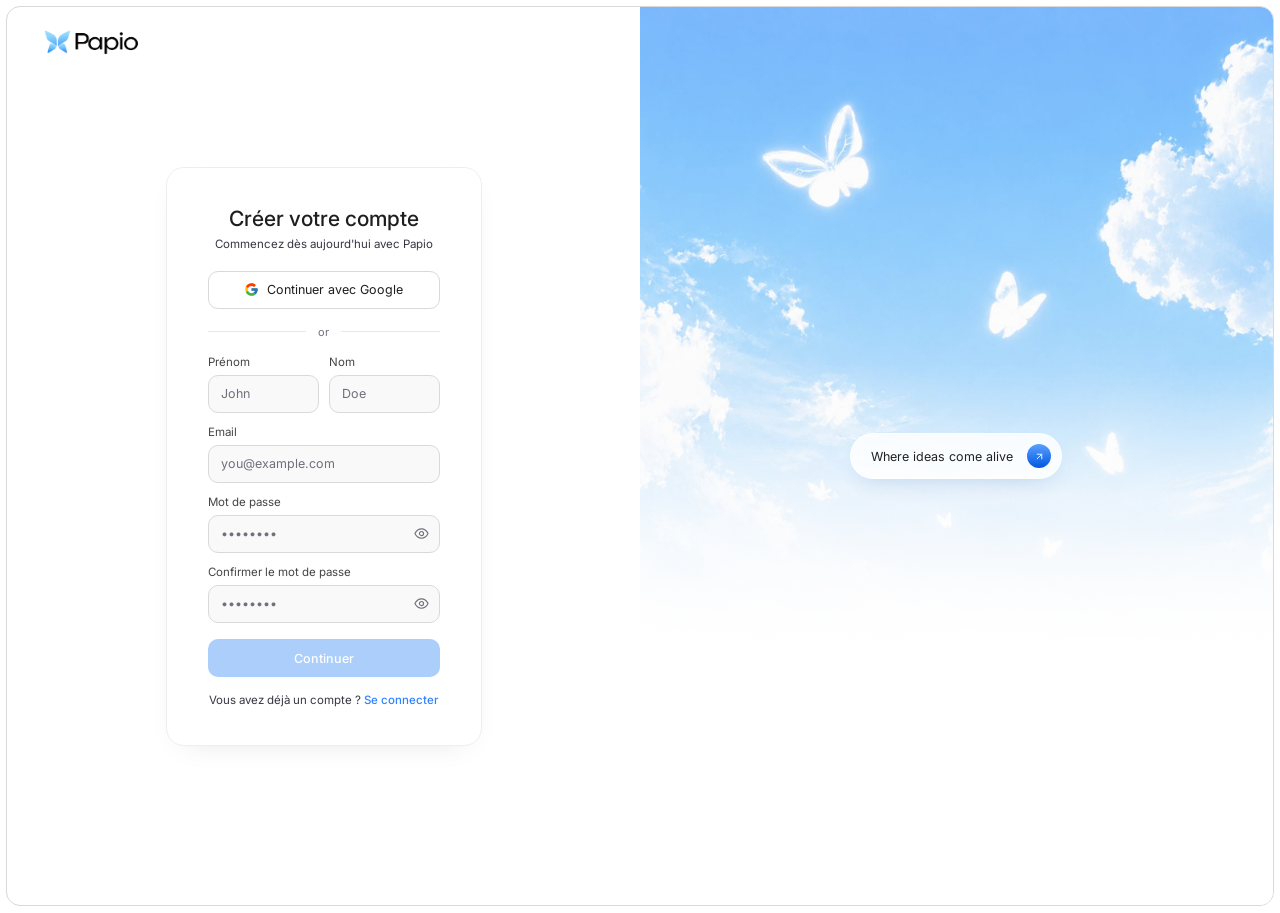
<file: agent-ia.html>
<!DOCTYPE html>
<html lang="fr">
<head>
<meta charset="UTF-8">
<meta name="viewport" content="width=device-width, initial-scale=1.0">
<title>Papio — Agent IA</title>
<link rel="icon" href="assets/favicon_final.png">
<link href="https://fonts.googleapis.com/css2?family=Inter:wght@400;500;600;700&display=swap" rel="stylesheet">
<link rel="stylesheet" href="css/global.css">
<link rel="stylesheet" href="css/components.css">
<link rel="stylesheet" href="css/pages.css">
<link rel="stylesheet" href="css/responsive.css">
</head>
<body class="app-page">

<div class="app-shell">
  <div class="sidebar-scrim" id="sidebarScrim"></div>
  <aside class="app-sidebar">
    <div class="app-sidebar-top">
      <a href="dashboard.html"><img class="app-logo-mark" src="assets/logo_mark.png" alt="Papio"></a>
      <button class="icon-btn" type="button" aria-label="Réduire le menu">
        <svg viewBox="0 0 16 16" fill="none" xmlns="http://www.w3.org/2000/svg"><rect x="2" y="3" width="12" height="10" rx="2" stroke="currentColor" stroke-width="1.3"/><line x1="6.3" y1="3.5" x2="6.3" y2="12.5" stroke="currentColor" stroke-width="1.3"/></svg>
      </button>
    </div>

    <div class="app-search">
      <input type="text" placeholder="Search">
      <svg viewBox="0 0 16 16" fill="none" xmlns="http://www.w3.org/2000/svg"><circle cx="7" cy="7" r="5" stroke="currentColor" stroke-width="1.3"/><line x1="10.8" y1="10.8" x2="14" y2="14" stroke="currentColor" stroke-width="1.3" stroke-linecap="round"/></svg>
    </div>

    <nav class="app-nav">
      <a class="app-nav-item" href="dashboard.html">
        <svg viewBox="0 0 16 16" fill="none" xmlns="http://www.w3.org/2000/svg"><path d="M2 7.2L8 2l6 5.2V13.5a.9.9 0 0 1-.9.9H2.9a.9.9 0 0 1-.9-.9V7.2Z" stroke="currentColor" stroke-width="1.3" stroke-linejoin="round"/><path d="M6.2 14.4v-4.2h3.6v4.2" stroke="currentColor" stroke-width="1.3"/></svg>
        <span>Dashboard</span>
      </a>
      <a class="app-nav-item" href="templates.html">
        <svg viewBox="0 0 16 16" fill="none" xmlns="http://www.w3.org/2000/svg"><rect x="2" y="2" width="5" height="5" rx="1.2" stroke="currentColor" stroke-width="1.3"/><rect x="9" y="2" width="5" height="5" rx="1.2" stroke="currentColor" stroke-width="1.3"/><rect x="2" y="9" width="5" height="5" rx="1.2" stroke="currentColor" stroke-width="1.3"/><rect x="9" y="9" width="5" height="5" rx="1.2" stroke="currentColor" stroke-width="1.3"/></svg>
        <span>Modèles</span>
      </a>
      <a class="app-nav-item" href="sites.html">
        <svg viewBox="0 0 16 16" fill="none" xmlns="http://www.w3.org/2000/svg"><circle cx="8" cy="8" r="6" stroke="currentColor" stroke-width="1.3"/><path d="M2 8h12M8 2c1.8 1.7 1.8 10.3 0 12M8 2C6.2 3.7 6.2 12.3 8 14" stroke="currentColor" stroke-width="1.1"/></svg>
        <span>Tes Site Web</span>
      </a>
      <a class="app-nav-item" href="site-stats.html">
        <svg viewBox="0 0 16 16" fill="none" xmlns="http://www.w3.org/2000/svg"><rect x="2" y="2" width="12" height="12" rx="2" stroke="currentColor" stroke-width="1.3"/><path d="M5.3 10.5v-2M8 10.5v-4M10.7 10.5v-6" stroke="currentColor" stroke-width="1.3" stroke-linecap="round"/></svg>
        <span>Suivi</span>
      </a>
      <a class="app-nav-item active" href="agent-ia.html">
        <svg viewBox="0 0 16 16" fill="none" xmlns="http://www.w3.org/2000/svg"><rect x="3" y="4.5" width="10" height="7.5" rx="2" stroke="currentColor" stroke-width="1.3"/><circle cx="6.2" cy="8.2" r=".9" fill="currentColor"/><circle cx="9.8" cy="8.2" r=".9" fill="currentColor"/><path d="M8 4.5V2.6M6.3 2.6h3.4" stroke="currentColor" stroke-width="1.3" stroke-linecap="round"/></svg>
        <span>Agent IA</span>
      </a>
    </nav>

    <div class="app-sidebar-bottom">
      <div class="upgrade-box">
        <div class="upgrade-box-head">
          <span>Upgrade</span>
          <svg viewBox="0 0 16 16" fill="none" xmlns="http://www.w3.org/2000/svg"><path d="M8 1.5l1.4 4.3 4.4.1-3.5 2.7 1.3 4.2L8 10.3l-3.6 2.5 1.3-4.2-3.5-2.7 4.4-.1L8 1.5Z" stroke="currentColor" stroke-width="1.1" stroke-linejoin="round"/></svg>
        </div>
        <p>Passer à la version supérieure</p>
      </div>
      <a class="app-nav-item" href="pricing.html">
        <svg viewBox="0 0 16 16" fill="none" xmlns="http://www.w3.org/2000/svg"><rect x="1.5" y="3.5" width="13" height="9" rx="1.6" stroke="currentColor" stroke-width="1.3"/><line x1="1.5" y1="6.3" x2="14.5" y2="6.3" stroke="currentColor" stroke-width="1.3"/></svg>
        <span>Tarifs</span>
      </a>
      <a class="app-nav-item" href="#" data-settings-trigger>
        <svg viewBox="0 0 16 16" fill="none" xmlns="http://www.w3.org/2000/svg"><circle cx="8" cy="8" r="2.1" stroke="currentColor" stroke-width="1.2"/><path d="M8 1.8v1.6M8 12.6v1.6M14.2 8h-1.6M3.4 8H1.8M12.2 3.8l-1.1 1.1M4.9 11.1l-1.1 1.1M12.2 12.2l-1.1-1.1M4.9 4.9 3.8 3.8" stroke="currentColor" stroke-width="1.2" stroke-linecap="round"/></svg>
        <span>Paramètres</span>
      </a>
    </div>
  </aside>

  <main class="app-main">
    <header class="ws-topbar" style="border-bottom:1px solid var(--border);">
      <button class="mobile-menu-btn" id="mobileMenuBtn" type="button" aria-label="Menu">
        <svg viewBox="0 0 16 16" fill="none" xmlns="http://www.w3.org/2000/svg"><line x1="2" y1="4.5" x2="14" y2="4.5" stroke="currentColor" stroke-width="1.4" stroke-linecap="round"/><line x1="2" y1="8" x2="14" y2="8" stroke="currentColor" stroke-width="1.4" stroke-linecap="round"/><line x1="2" y1="11.5" x2="14" y2="11.5" stroke="currentColor" stroke-width="1.4" stroke-linecap="round"/></svg>
      </button>
      <div class="ws-breadcrumb" id="breadcrumbToggle">
        Landing page pour Hotel 4 étoiles
        <svg viewBox="0 0 16 15" fill="none" xmlns="http://www.w3.org/2000/svg"><path d="M7.6842 9.73875C7.8806 9.88894 8.1704 9.87806 8.35347 9.70644L11.6868 6.58144C11.8821 6.39837 11.8821 6.10164 11.6868 5.91858C11.4915 5.73553 11.1751 5.73553 10.9798 5.91858L7.99993 8.71219L5.02015 5.91858C4.82488 5.73553 4.50837 5.73553 4.31311 5.91858C4.11785 6.10164 4.11785 6.39837 4.31311 6.58144L7.64647 9.70644L7.6842 9.73875Z" fill="currentColor"/></svg>
      </div>
      <div class="ws-topbar-right">
        <button class="icon-btn" type="button" aria-label="Notifications">
          <svg viewBox="0 0 18 18" fill="none" xmlns="http://www.w3.org/2000/svg"><path d="M9 2.3c-2.2 0-3.9 1.8-3.9 3.9v2.1c0 .5-.2 1-.5 1.4l-.8 1c-.5.6-.1 1.5.7 1.5h9c.8 0 1.2-.9.7-1.5l-.8-1c-.3-.4-.5-.9-.5-1.4V6.2c0-2.1-1.7-3.9-3.9-3.9Z" stroke="currentColor" stroke-width="1.2"/><path d="M7.4 14.5a1.7 1.7 0 0 0 3.2 0" stroke="currentColor" stroke-width="1.2"/></svg>
        </button>
        <img class="ws-avatar" src="assets/avatar_generic.png" alt="Profil">
      </div>
    </header>

    <div class="agent-content">
      <img class="agent-mark" src="assets/icon_mike_agent.png" alt="Mike">
      <h1>Mike votre agent marketing IA</h1>

      <div class="agent-chips">
        <button type="button" class="agent-chip">Analyser mon SEO</button>
        <button type="button" class="agent-chip">Créer un blog SEO</button>
        <button type="button" class="agent-chip">Visible sur les IA</button>
        <button type="button" class="agent-chip">Image IA</button>
      </div>

      <div class="search-card agent-search-card">
        <textarea class="placeholder" placeholder="Demander à Mike votre agent Marketing quoi analyser"></textarea>
        <div class="card-bottom-row">
          <button class="icon-btn agent-attach" type="button" aria-label="Ajouter">
            <svg viewBox="0 0 14 14" fill="none" xmlns="http://www.w3.org/2000/svg"><line x1="7" y1="1.5" x2="7" y2="12.5" stroke="currentColor" stroke-width="1.3" stroke-linecap="round"/><line x1="1.5" y1="7" x2="12.5" y2="7" stroke="currentColor" stroke-width="1.3" stroke-linecap="round"/></svg>
          </button>
          <span class="spacer"></span>
          <div class="create-dd">
            <button type="button" class="create-dd-btn"><span class="create-dd-label">Créer</span><img class="create-dd-chevron" src="assets/icon_lang_chevron.svg"></button>
          </div>
          <a class="go">Commencer</a>
        </div>
      </div>
    </div>
  </main>
</div>

<script src="js/auth.js"></script>
<script src="js/sites-store.js"></script>
<script src="js/components.js"></script>
<script src="js/app.js"></script>
<script src="js/settings-modal.js"></script>
</body>
</html>
</file>
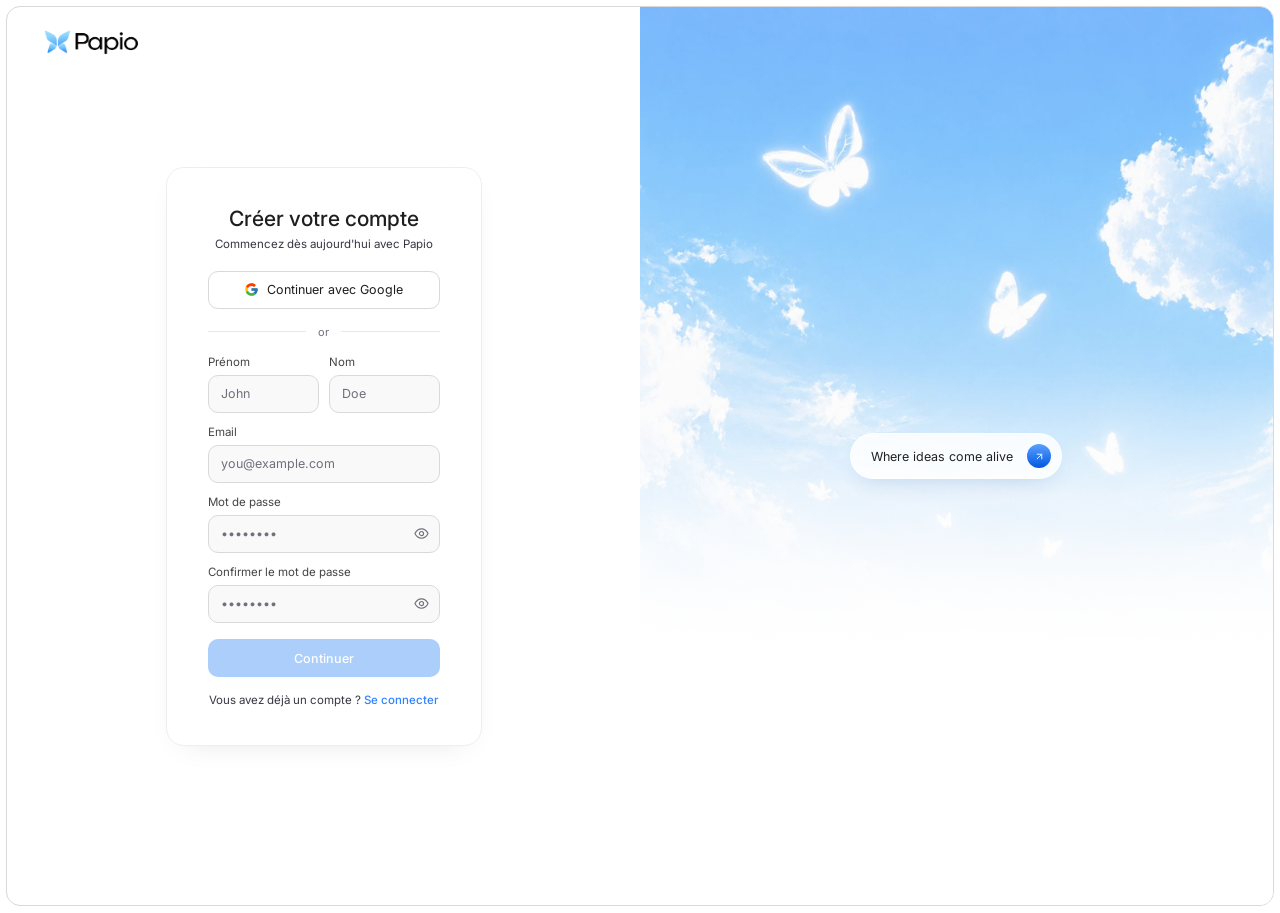
<file: dashboard.html>
<!DOCTYPE html>
<html lang="fr">
<head>
<meta charset="UTF-8">
<meta name="viewport" content="width=device-width, initial-scale=1.0">
<title>Papio — Dashboard</title>
<link rel="icon" href="assets/favicon_final.png">
<link href="https://fonts.googleapis.com/css2?family=Inter:wght@400;500;600;700&display=swap" rel="stylesheet">
<link rel="stylesheet" href="css/global.css">
<link rel="stylesheet" href="css/components.css">
<link rel="stylesheet" href="css/pages.css">
<link rel="stylesheet" href="css/responsive.css">
</head>
<body class="app-page">

<div class="app-shell">
  <div class="sidebar-scrim" id="sidebarScrim"></div>
  <aside class="app-sidebar">
    <div class="app-sidebar-top">
      <a href="dashboard.html"><img class="app-logo-mark" src="assets/logo_mark.png" alt="Papio"></a>
      <button class="icon-btn" type="button" aria-label="Réduire le menu">
        <svg viewBox="0 0 16 16" fill="none" xmlns="http://www.w3.org/2000/svg"><rect x="2" y="3" width="12" height="10" rx="2" stroke="currentColor" stroke-width="1.3"/><line x1="6.3" y1="3.5" x2="6.3" y2="12.5" stroke="currentColor" stroke-width="1.3"/></svg>
      </button>
    </div>

    <div class="app-search">
      <input type="text" placeholder="Search">
      <svg viewBox="0 0 16 16" fill="none" xmlns="http://www.w3.org/2000/svg"><circle cx="7" cy="7" r="5" stroke="currentColor" stroke-width="1.3"/><line x1="10.8" y1="10.8" x2="14" y2="14" stroke="currentColor" stroke-width="1.3" stroke-linecap="round"/></svg>
    </div>

    <nav class="app-nav">
      <a class="app-nav-item active" href="dashboard.html">
        <svg viewBox="0 0 16 16" fill="none" xmlns="http://www.w3.org/2000/svg"><path d="M2 7.2L8 2l6 5.2V13.5a.9.9 0 0 1-.9.9H2.9a.9.9 0 0 1-.9-.9V7.2Z" stroke="currentColor" stroke-width="1.3" stroke-linejoin="round"/><path d="M6.2 14.4v-4.2h3.6v4.2" stroke="currentColor" stroke-width="1.3"/></svg>
        <span>Dashboard</span>
      </a>
      <a class="app-nav-item" href="templates.html">
        <svg viewBox="0 0 16 16" fill="none" xmlns="http://www.w3.org/2000/svg"><rect x="2" y="2" width="5" height="5" rx="1.2" stroke="currentColor" stroke-width="1.3"/><rect x="9" y="2" width="5" height="5" rx="1.2" stroke="currentColor" stroke-width="1.3"/><rect x="2" y="9" width="5" height="5" rx="1.2" stroke="currentColor" stroke-width="1.3"/><rect x="9" y="9" width="5" height="5" rx="1.2" stroke="currentColor" stroke-width="1.3"/></svg>
        <span>Modèles</span>
      </a>
      <a class="app-nav-item" href="sites.html">
        <svg viewBox="0 0 16 16" fill="none" xmlns="http://www.w3.org/2000/svg"><circle cx="8" cy="8" r="6" stroke="currentColor" stroke-width="1.3"/><path d="M2 8h12M8 2c1.8 1.7 1.8 10.3 0 12M8 2C6.2 3.7 6.2 12.3 8 14" stroke="currentColor" stroke-width="1.1"/></svg>
        <span>Tes Site Web</span>
      </a>
      <a class="app-nav-item" href="site-stats.html">
        <svg viewBox="0 0 16 16" fill="none" xmlns="http://www.w3.org/2000/svg"><rect x="2" y="2" width="12" height="12" rx="2" stroke="currentColor" stroke-width="1.3"/><path d="M5.3 10.5v-2M8 10.5v-4M10.7 10.5v-6" stroke="currentColor" stroke-width="1.3" stroke-linecap="round"/></svg>
        <span>Suivi</span>
      </a>
      <a class="app-nav-item" href="agent-ia.html">
        <svg viewBox="0 0 16 16" fill="none" xmlns="http://www.w3.org/2000/svg"><rect x="3" y="4.5" width="10" height="7.5" rx="2" stroke="currentColor" stroke-width="1.3"/><circle cx="6.2" cy="8.2" r=".9" fill="currentColor"/><circle cx="9.8" cy="8.2" r=".9" fill="currentColor"/><path d="M8 4.5V2.6M6.3 2.6h3.4" stroke="currentColor" stroke-width="1.3" stroke-linecap="round"/></svg>
        <span>Agent IA</span>
      </a>
    </nav>

    <div class="app-sidebar-bottom">
      <div class="upgrade-box">
        <div class="upgrade-box-head">
          <span>Upgrade</span>
          <svg viewBox="0 0 16 16" fill="none" xmlns="http://www.w3.org/2000/svg"><path d="M8 1.5l1.4 4.3 4.4.1-3.5 2.7 1.3 4.2L8 10.3l-3.6 2.5 1.3-4.2-3.5-2.7 4.4-.1L8 1.5Z" stroke="currentColor" stroke-width="1.1" stroke-linejoin="round"/></svg>
        </div>
        <p>Passer à la version supérieure</p>
      </div>
      <a class="app-nav-item" href="pricing.html">
        <svg viewBox="0 0 16 16" fill="none" xmlns="http://www.w3.org/2000/svg"><rect x="1.5" y="3.5" width="13" height="9" rx="1.6" stroke="currentColor" stroke-width="1.3"/><line x1="1.5" y1="6.3" x2="14.5" y2="6.3" stroke="currentColor" stroke-width="1.3"/></svg>
        <span>Tarifs</span>
      </a>
      <a class="app-nav-item" href="#" data-settings-trigger>
        <svg viewBox="0 0 16 16" fill="none" xmlns="http://www.w3.org/2000/svg"><circle cx="8" cy="8" r="2.1" stroke="currentColor" stroke-width="1.2"/><path d="M8 1.8v1.6M8 12.6v1.6M14.2 8h-1.6M3.4 8H1.8M12.2 3.8l-1.1 1.1M4.9 11.1l-1.1 1.1M12.2 12.2l-1.1-1.1M4.9 4.9 3.8 3.8" stroke="currentColor" stroke-width="1.2" stroke-linecap="round"/></svg>
        <span>Paramètres</span>
      </a>
    </div>
  </aside>

  <main class="app-main">
    <header class="app-topbar">
      <button class="mobile-menu-btn" id="mobileMenuBtn" type="button" aria-label="Menu">
        <svg viewBox="0 0 16 16" fill="none" xmlns="http://www.w3.org/2000/svg"><line x1="2" y1="4.5" x2="14" y2="4.5" stroke="currentColor" stroke-width="1.4" stroke-linecap="round"/><line x1="2" y1="8" x2="14" y2="8" stroke="currentColor" stroke-width="1.4" stroke-linecap="round"/><line x1="2" y1="11.5" x2="14" y2="11.5" stroke="currentColor" stroke-width="1.4" stroke-linecap="round"/></svg>
      </button>
      <button class="btn-upgrade-plan" type="button">Upgrade Plan</button>
      <div class="app-topbar-right">
        <button class="icon-btn" type="button" aria-label="Notifications">
          <svg viewBox="0 0 18 18" fill="none" xmlns="http://www.w3.org/2000/svg"><path d="M9 2.3c-2.2 0-3.9 1.8-3.9 3.9v2.1c0 .5-.2 1-.5 1.4l-.8 1c-.5.6-.1 1.5.7 1.5h9c.8 0 1.2-.9.7-1.5l-.8-1c-.3-.4-.5-.9-.5-1.4V6.2c0-2.1-1.7-3.9-3.9-3.9Z" stroke="currentColor" stroke-width="1.2"/><path d="M7.4 14.5a1.7 1.7 0 0 0 3.2 0" stroke="currentColor" stroke-width="1.2"/></svg>
        </button>
        <img class="app-avatar" src="assets/avatar_generic.png" alt="Profil">
        <svg class="chevron" viewBox="0 0 16 15" fill="none" xmlns="http://www.w3.org/2000/svg"><path d="M7.6842 9.73875C7.8806 9.88894 8.1704 9.87806 8.35347 9.70644L11.6868 6.58144C11.8821 6.39837 11.8821 6.10164 11.6868 5.91858C11.4915 5.73553 11.1751 5.73553 10.9798 5.91858L7.99993 8.71219L5.02015 5.91858C4.82488 5.73553 4.50837 5.73553 4.31311 5.91858C4.11785 6.10164 4.11785 6.39837 4.31311 6.58144L7.64647 9.70644L7.6842 9.73875Z" fill="currentColor"/></svg>
      </div>
    </header>

    <div class="app-content">
      <h1>Prêt à donner vie à votre idée ?</h1>

      <!-- GenerationBox : composant partagé avec la Home (.search-card) -->
      <div class="search-card">
        <textarea class="placeholder" placeholder="Demandez à Lovable de créer une page de destination pour mon..."></textarea>
        <div class="card-bottom-row">
          <img class="attach" src="assets/icon_attach_hero.svg">
          <span class="spacer"></span>
          <div class="create-dd">
            <button type="button" class="create-dd-btn"><span class="create-dd-label">Ton site</span><img class="create-dd-chevron" src="assets/icon_lang_chevron.svg"></button>
            <div class="create-dd-menu">
              <div class="create-dd-item active" data-value="site">Ton site</div>
              <div class="create-dd-item" data-value="idee">Ton idée</div>
            </div>
          </div>
          <a class="go">Commencer</a>
        </div>
      </div>

      <div class="templates-section">
        <h2>Templates</h2>
      </div>
    </div>
  </main>
</div>

<script src="js/auth.js"></script>
<script src="js/sites-store.js"></script>
<script src="js/components.js"></script>
<script src="js/app.js"></script>
<script src="js/settings-modal.js"></script>
</body>
</html>
</file>
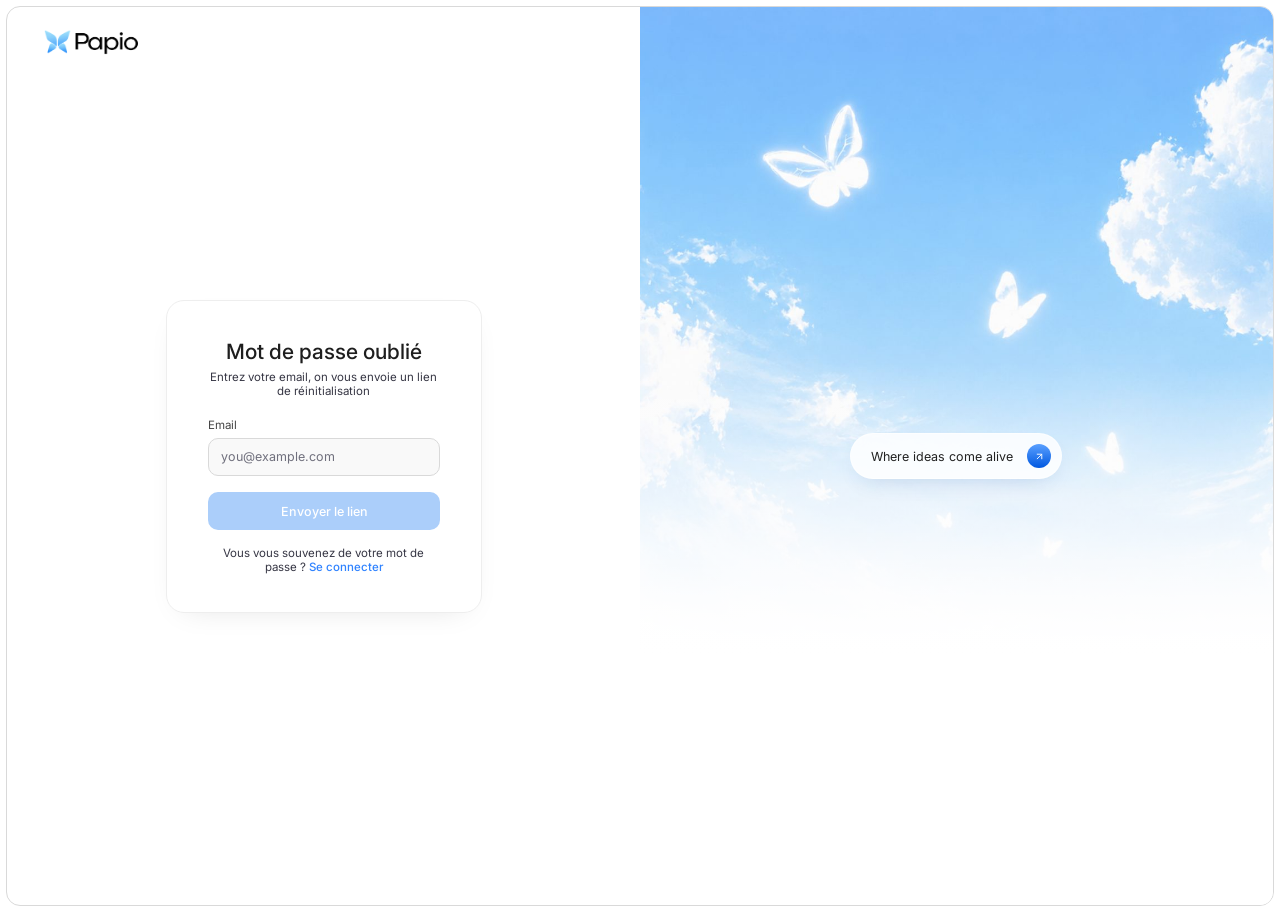
<file: forgot-password.html>
<!DOCTYPE html>
<html lang="fr">
<head>
<meta charset="UTF-8">
<meta name="viewport" content="width=device-width, initial-scale=1.0">
<title>Papio — Mot de passe oublié</title>
<link rel="icon" href="assets/favicon_final.png">
<link rel="preconnect" href="https://fonts.googleapis.com">
<link href="https://fonts.googleapis.com/css2?family=Inter:wght@400;500;600;700&display=swap" rel="stylesheet">
<link rel="stylesheet" href="css/global.css">
<link rel="stylesheet" href="css/components.css">
<link rel="stylesheet" href="css/pages.css">
<link rel="stylesheet" href="css/responsive.css">
</head>
<body class="app-page">
<div class="signup-shell">

  <div class="signup-left">
    <a href="index.html"><img class="signup-logo" src="assets/logo_final.png" alt="Papio"></a>
    <div class="signup-form-wrap">
      <div class="signup-card" id="requestCard">
        <h1>Mot de passe oublié</h1>
        <p class="sub">Entrez votre email, on vous envoie un lien de réinitialisation</p>

        <form id="forgotForm">
          <div class="form-group">
            <label>Email</label>
            <input class="form-input" type="email" id="forgotEmail" placeholder="you@example.com" required>
          </div>

          <p class="form-error" id="forgotError" style="display:none;"></p>

          <button class="btn-soft" type="submit" style="margin-top:16px;">Envoyer le lien</button>
        </form>

        <p class="signup-foot">Vous vous souvenez de votre mot de passe ? <a href="login.html">Se connecter</a></p>
      </div>

      <div class="signup-card" id="sentCard" style="display:none; text-align:center;">
        <div class="state-icon" style="margin:0 auto 18px;">
          <svg viewBox="0 0 24 24" fill="none" xmlns="http://www.w3.org/2000/svg"><path d="M4 6h16v12H4V6Z" stroke="currentColor" stroke-width="1.4"/><path d="m4.5 6.5 7.5 6 7.5-6" stroke="currentColor" stroke-width="1.4"/></svg>
        </div>
        <h1>Email envoyé</h1>
        <p class="sub" id="sentSub">Un lien de réinitialisation a été envoyé.</p>
        <a class="btn-soft" id="devResetLink" style="display:block; text-align:center; margin-top:16px;">Ouvrir le lien de réinitialisation</a>
        <p class="signup-foot" style="margin-top:20px;"><a href="login.html">Retour à la connexion</a></p>
      </div>
    </div>
  </div>

  <div class="signup-right">
    <img class="signup-right-bg" src="assets/hero_bg.jpg" alt="">
    <div class="signup-right-fade"></div>
    <div class="signup-pill">
      Where ideas come alive
      <span class="dot"><img src="assets/icon_send_circle.svg"></span>
    </div>
  </div>

</div>

<script src="js/auth.js"></script>
<script src="js/components.js"></script>
<script>
(function(){
  PapioAuth.redirectIfAuthenticated();
  var form = document.getElementById('forgotForm');
  var errorEl = document.getElementById('forgotError');
  form.addEventListener('submit', function(e){
    e.preventDefault();
    var email = document.getElementById('forgotEmail').value.trim();
    var result = PapioAuth.requestPasswordReset(email);
    if(!result.ok){
      errorEl.textContent = result.error;
      errorEl.style.display = 'block';
      return;
    }
    document.getElementById('requestCard').style.display = 'none';
    document.getElementById('sentCard').style.display = 'block';
    document.getElementById('sentSub').textContent = 'Un lien de réinitialisation a été envoyé à ' + email + '.';
    // Pas de serveur d'email réel ici : le lien est fourni directement pour la démo.
    document.getElementById('devResetLink').href = 'reset-password.html?token=' + encodeURIComponent(result.token);
  });
})();
</script>
</body>
</html>
</file>
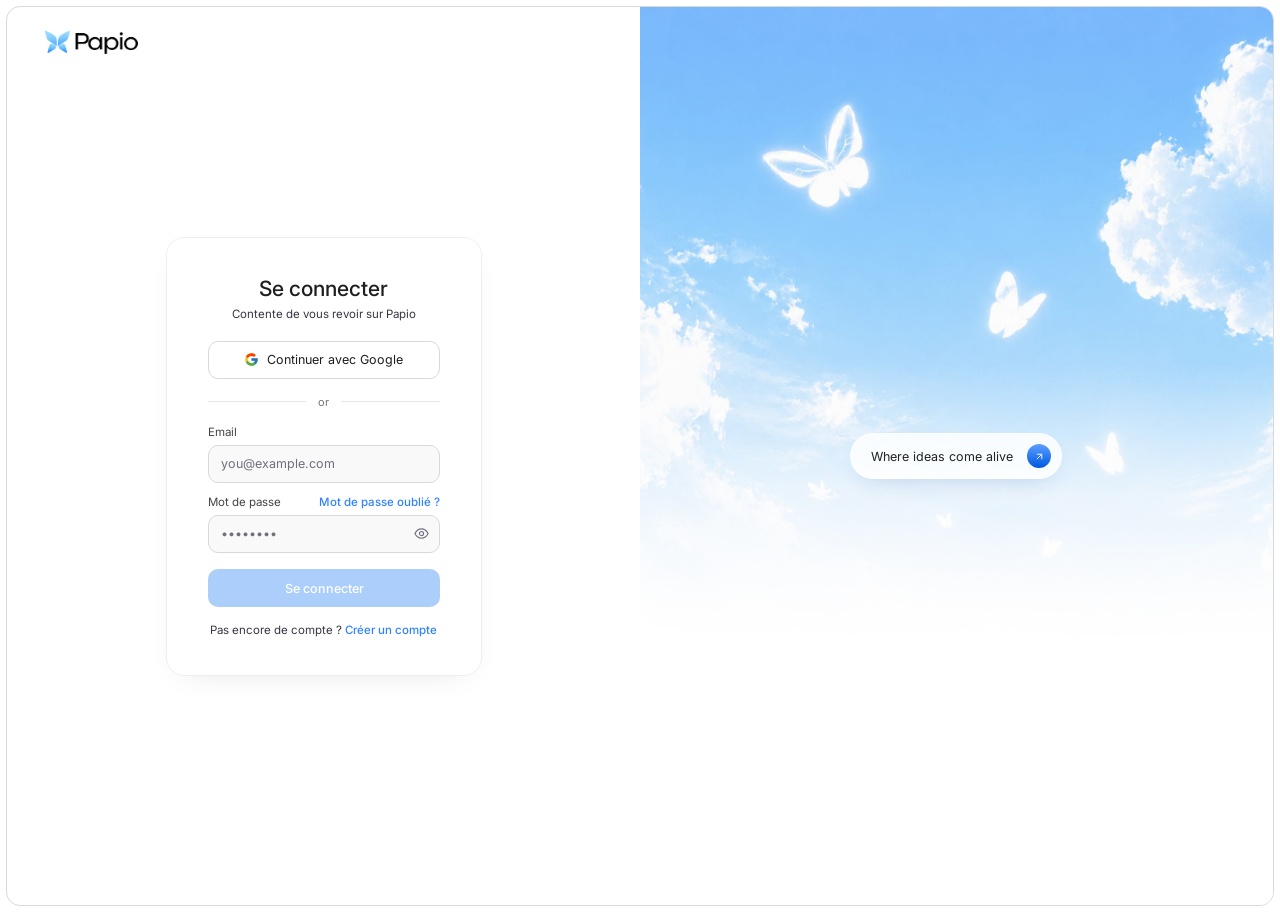
<file: login.html>
<!DOCTYPE html>
<html lang="fr">
<head>
<meta charset="UTF-8">
<meta name="viewport" content="width=device-width, initial-scale=1.0">
<title>Papio — Se connecter</title>
<link rel="icon" href="assets/favicon_final.png">
<link rel="preconnect" href="https://fonts.googleapis.com">
<link href="https://fonts.googleapis.com/css2?family=Inter:wght@400;500;600;700&display=swap" rel="stylesheet">
<link rel="stylesheet" href="css/global.css">
<link rel="stylesheet" href="css/components.css">
<link rel="stylesheet" href="css/pages.css">
<link rel="stylesheet" href="css/responsive.css">
</head>
<body class="app-page">
<div class="signup-shell">

  <div class="signup-left">
    <a href="index.html"><img class="signup-logo" src="assets/logo_final.png" alt="Papio"></a>
    <div class="signup-form-wrap">
      <div class="signup-card">
        <h1>Se connecter</h1>
        <p class="sub">Contente de vous revoir sur Papio</p>

        <button class="btn-google" type="button">
          <svg width="15" height="15" viewBox="0 0 48 48"><path fill="#FFC107" d="M43.6 20.5H42V20H24v8h11.3C33.7 32.9 29.3 36 24 36c-6.6 0-12-5.4-12-12s5.4-12 12-12c3.1 0 5.9 1.2 8 3.1l5.7-5.7C34.5 6.1 29.5 4 24 4 12.9 4 4 12.9 4 24s8.9 20 20 20 20-8.9 20-20c0-1.3-.1-2.7-.4-3.5z"/><path fill="#FF3D00" d="M6.3 14.7l6.6 4.8C14.6 15.9 18.9 13 24 13c3.1 0 5.9 1.2 8 3.1l5.7-5.7C34.5 6.1 29.5 4 24 4 16.3 4 9.7 8.3 6.3 14.7z"/><path fill="#4CAF50" d="M24 44c5.2 0 9.9-2 13.5-5.2l-6.2-5.2C29.2 35.4 26.7 36 24 36c-5.2 0-9.7-3.1-11.3-7.9l-6.5 5C9.6 39.6 16.3 44 24 44z"/><path fill="#1976D2" d="M43.6 20.5H42V20H24v8h11.3c-.8 2.3-2.3 4.3-4.2 5.6l6.2 5.2C40.3 36.5 44 31 44 24c0-1.3-.1-2.7-.4-3.5z"/></svg>
          Continuer avec Google
        </button>

        <div class="form-divider">or</div>

        <form id="loginForm">
          <div class="form-group">
            <label>Email</label>
            <input class="form-input" type="email" id="loginEmail" placeholder="you@example.com" required>
          </div>

          <div class="form-group" style="margin-top:12px;">
            <label style="display:flex; justify-content:space-between; align-items:center;">Mot de passe <a href="forgot-password.html" style="color:var(--blue-text); font-weight:500;">Mot de passe oublié ?</a></label>
            <div class="pw-field">
              <input class="form-input" type="password" id="loginPassword" placeholder="••••••••" required>
              <button type="button" class="pw-toggle" data-target="loginPassword" aria-label="Afficher le mot de passe">
                <svg viewBox="0 0 16 16" fill="none" xmlns="http://www.w3.org/2000/svg"><path d="M1 8s2.5-5 7-5 7 5 7 5-2.5 5-7 5-7-5-7-5Z" stroke="currentColor" stroke-width="1.2"/><circle cx="8" cy="8" r="2.2" stroke="currentColor" stroke-width="1.2"/></svg>
              </button>
            </div>
          </div>

          <p class="form-error" id="loginError" style="display:none;"></p>

          <button class="btn-soft" type="submit" style="margin-top:16px;">Se connecter</button>
        </form>

        <p class="signup-foot">Pas encore de compte ? <a href="signup.html">Créer un compte</a></p>
      </div>
    </div>
  </div>

  <div class="signup-right">
    <img class="signup-right-bg" src="assets/hero_bg.jpg" alt="">
    <div class="signup-right-fade"></div>
    <div class="signup-pill">
      Where ideas come alive
      <span class="dot"><img src="assets/icon_send_circle.svg"></span>
    </div>
  </div>

</div>

<script src="js/auth.js"></script>
<script src="js/components.js"></script>
<script src="js/app.js"></script>
</body>
</html>
</file>
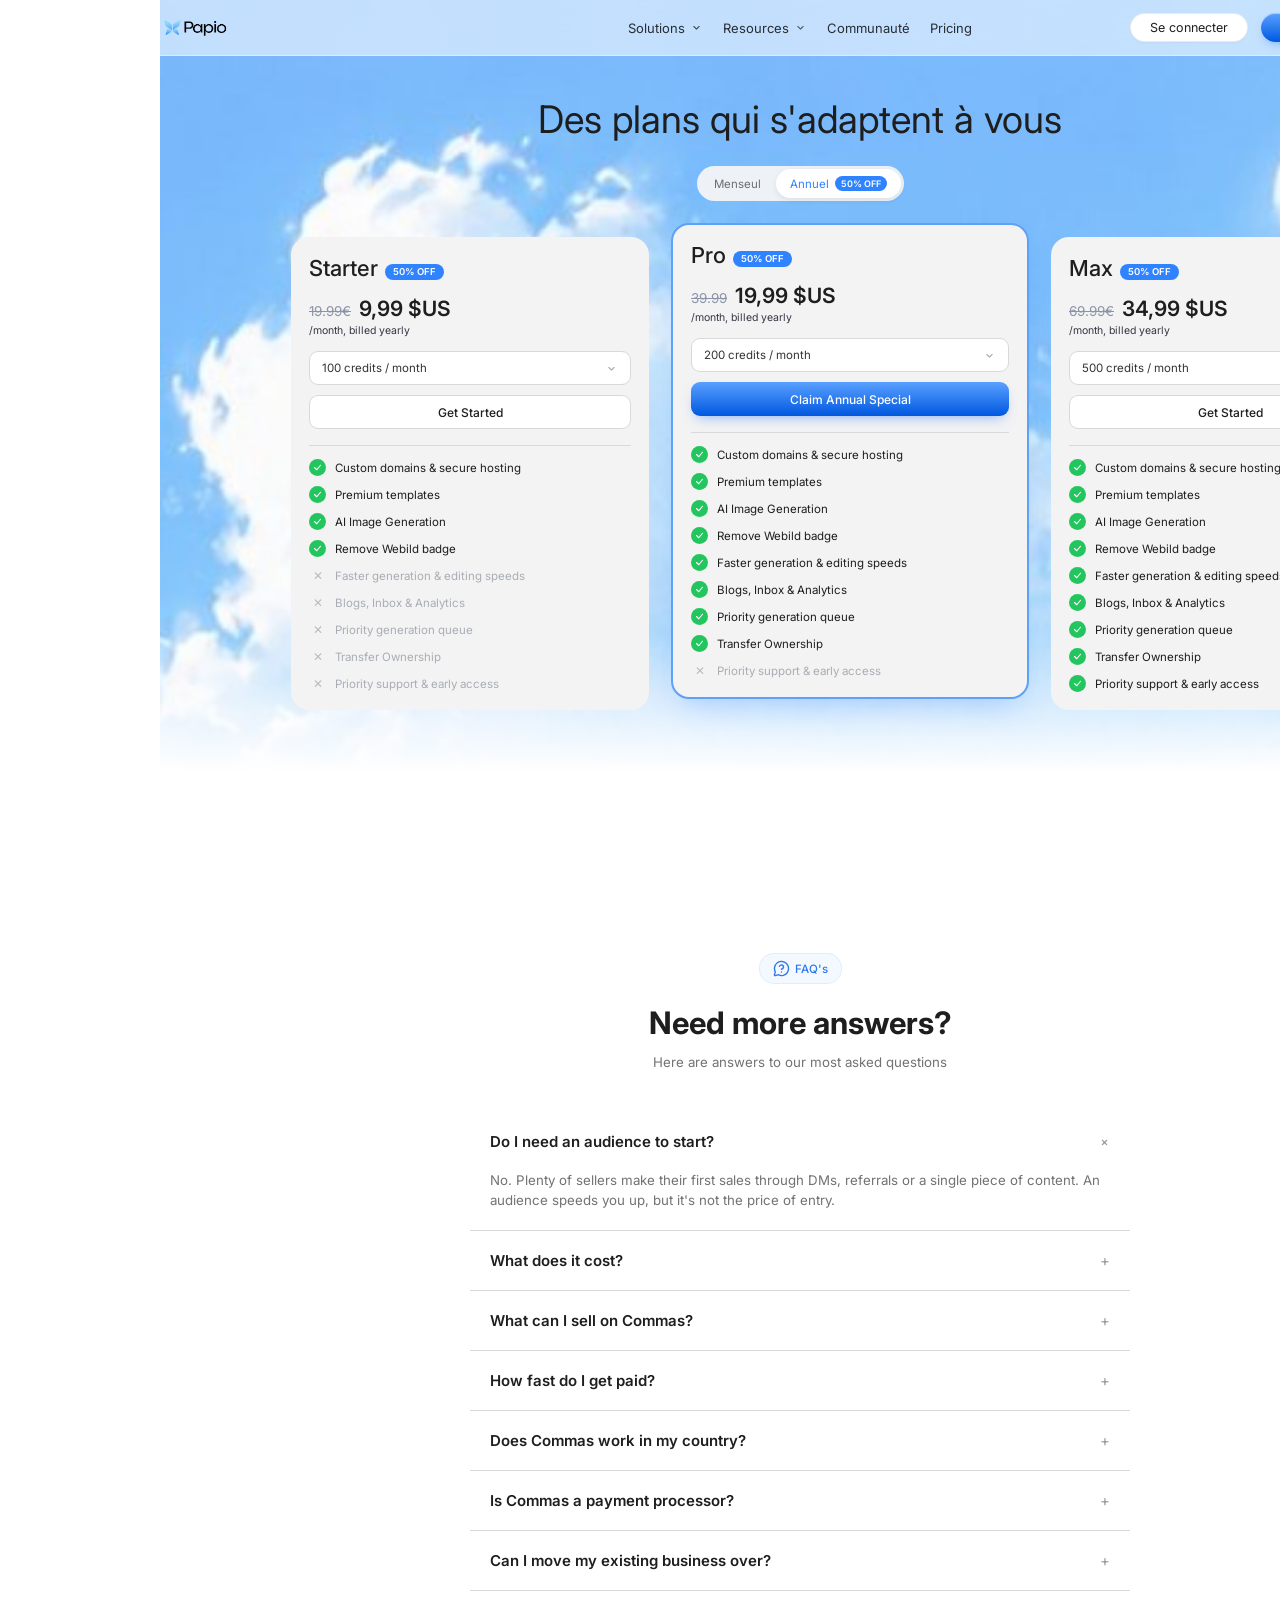
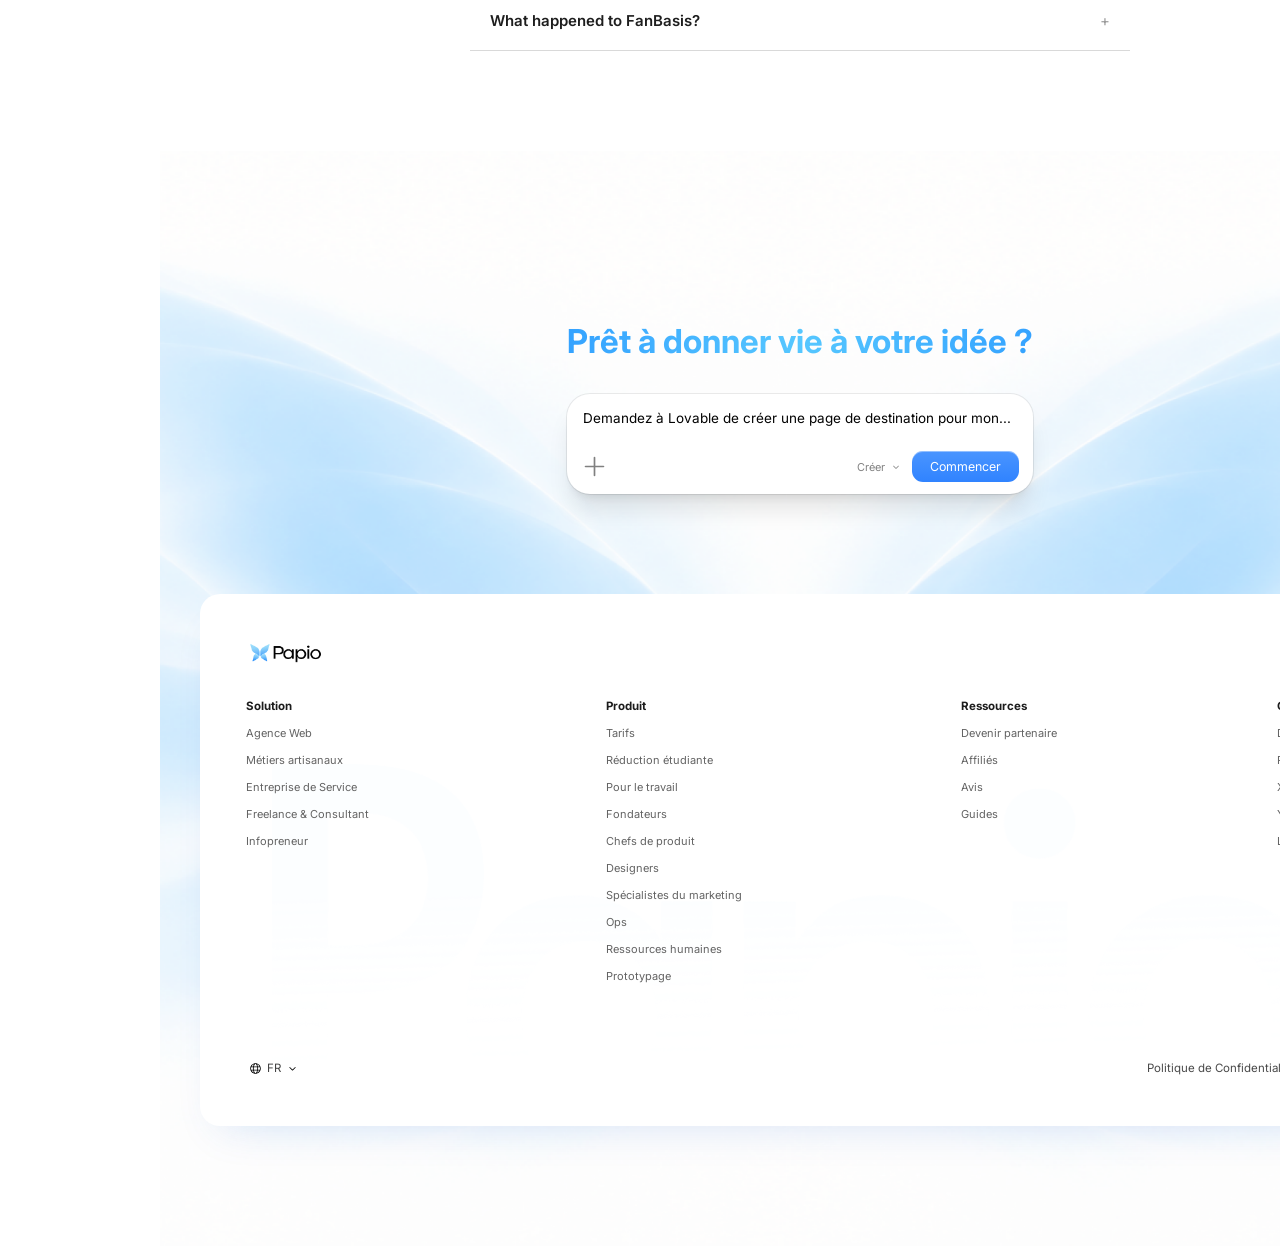
<file: pricing.html>
<!DOCTYPE html>
<html lang="fr">
<head>
<meta charset="UTF-8">
<meta name="viewport" content="width=device-width, initial-scale=1.0">
<title>Papio — Pricing</title>
<link rel="icon" href="assets/favicon_final.png">
<link rel="preconnect" href="https://fonts.googleapis.com">
<link href="https://fonts.googleapis.com/css2?family=Inter:wght@400;500;600;700&display=swap" rel="stylesheet">
<link rel="stylesheet" href="css/global.css">
<link rel="stylesheet" href="css/components.css">
<link rel="stylesheet" href="css/pages.css">
<link rel="stylesheet" href="css/responsive.css">
</head>
<body>
<div class="wrap">

  <!-- NAV -->
  <div class="nav full-bleed">
    <div class="nav-inner">
      <a href="index.html"><img class="nav-logo" src="assets/logo_final.png" alt="Papio"></a>
      <div class="nav-links">
        <a>Solutions <img src="assets/icon_chevron_solutions.svg"></a>
        <a>Resources <img src="assets/icon_chevron_ressources.svg"></a>
        <a>Communauté</a><a>Pricing</a>
      </div>
      <div class="nav-right">
        <a href="login.html" style="padding:6px 19px; font-size:12.5px; border-radius:9999px; background:#fff; border:1px solid rgba(0,0,0,.08); box-shadow:0 1px 2px rgba(0,0,0,.04);">Se connecter</a>
        <a class="btn-primary" href="signup.html">Commencer</a>
        <span class="btn-lang"><img src="assets/icon_lang_globe.svg">FR<img src="assets/icon_lang_chevron.svg"></span>
      </div>
    </div>
  </div>

  <!-- PRICING HERO -->
  <div class="pricing-hero full-bleed">
    <h1>Des plans qui s'adaptent à vous</h1>

    <div class="toggle" id="toggle">
      <button data-mode="monthly">Menseul</button>
      <button data-mode="annual" class="active">Annuel <span class="off-badge">50% OFF</span></button>
    </div>

    <div class="cards">
      <!-- STARTER -->
      <div class="card reveal">
        <h3>Starter</h3><span class="card-badge">50% OFF</span>
        <div class="card-price"><span class="old">19.99€</span><span class="new">9,99 $US</span></div>
        <div class="card-period">/month, billed yearly</div>
        <div class="card-select">100 credits / month <img src="assets/icon_chevron_solutions.svg"></div>
        <button class="card-cta ghost" onclick="location.href='signup.html'">Get Started</button>
        <div class="card-divider"></div>
        <ul class="card-features">
          <li><span class="check"><svg viewBox="0 0 24 24" fill="none"><path d="M4 12l6 6L20 6" stroke="#fff" stroke-width="3" stroke-linecap="round" stroke-linejoin="round"/></svg></span>Custom domains &amp; secure hosting</li>
          <li><span class="check"><svg viewBox="0 0 24 24" fill="none"><path d="M4 12l6 6L20 6" stroke="#fff" stroke-width="3" stroke-linecap="round" stroke-linejoin="round"/></svg></span>Premium templates</li>
          <li><span class="check"><svg viewBox="0 0 24 24" fill="none"><path d="M4 12l6 6L20 6" stroke="#fff" stroke-width="3" stroke-linecap="round" stroke-linejoin="round"/></svg></span>AI Image Generation</li>
          <li><span class="check"><svg viewBox="0 0 24 24" fill="none"><path d="M4 12l6 6L20 6" stroke="#fff" stroke-width="3" stroke-linecap="round" stroke-linejoin="round"/></svg></span>Remove Webild badge</li>
          <li class="off"><span class="cross">✕</span>Faster generation &amp; editing speeds</li>
          <li class="off"><span class="cross">✕</span>Blogs, Inbox &amp; Analytics</li>
          <li class="off"><span class="cross">✕</span>Priority generation queue</li>
          <li class="off"><span class="cross">✕</span>Transfer Ownership</li>
          <li class="off"><span class="cross">✕</span>Priority support &amp; early access</li>
        </ul>
      </div>

      <!-- PRO (featured) -->
      <div class="card featured reveal">
        <h3>Pro</h3><span class="card-badge">50% OFF</span>
        <div class="card-price"><span class="old">39.99</span><span class="new">19,99 $US</span></div>
        <div class="card-period">/month, billed yearly</div>
        <div class="card-select">200 credits / month <img src="assets/icon_chevron_solutions.svg"></div>
        <button class="card-cta solid" onclick="location.href='signup.html'">Claim Annual Special</button>
        <div class="card-divider"></div>
        <ul class="card-features">
          <li><span class="check"><svg viewBox="0 0 24 24" fill="none"><path d="M4 12l6 6L20 6" stroke="#fff" stroke-width="3" stroke-linecap="round" stroke-linejoin="round"/></svg></span>Custom domains &amp; secure hosting</li>
          <li><span class="check"><svg viewBox="0 0 24 24" fill="none"><path d="M4 12l6 6L20 6" stroke="#fff" stroke-width="3" stroke-linecap="round" stroke-linejoin="round"/></svg></span>Premium templates</li>
          <li><span class="check"><svg viewBox="0 0 24 24" fill="none"><path d="M4 12l6 6L20 6" stroke="#fff" stroke-width="3" stroke-linecap="round" stroke-linejoin="round"/></svg></span>AI Image Generation</li>
          <li><span class="check"><svg viewBox="0 0 24 24" fill="none"><path d="M4 12l6 6L20 6" stroke="#fff" stroke-width="3" stroke-linecap="round" stroke-linejoin="round"/></svg></span>Remove Webild badge</li>
          <li><span class="check"><svg viewBox="0 0 24 24" fill="none"><path d="M4 12l6 6L20 6" stroke="#fff" stroke-width="3" stroke-linecap="round" stroke-linejoin="round"/></svg></span>Faster generation &amp; editing speeds</li>
          <li><span class="check"><svg viewBox="0 0 24 24" fill="none"><path d="M4 12l6 6L20 6" stroke="#fff" stroke-width="3" stroke-linecap="round" stroke-linejoin="round"/></svg></span>Blogs, Inbox &amp; Analytics</li>
          <li><span class="check"><svg viewBox="0 0 24 24" fill="none"><path d="M4 12l6 6L20 6" stroke="#fff" stroke-width="3" stroke-linecap="round" stroke-linejoin="round"/></svg></span>Priority generation queue</li>
          <li><span class="check"><svg viewBox="0 0 24 24" fill="none"><path d="M4 12l6 6L20 6" stroke="#fff" stroke-width="3" stroke-linecap="round" stroke-linejoin="round"/></svg></span>Transfer Ownership</li>
          <li class="off"><span class="cross">✕</span>Priority support &amp; early access</li>
        </ul>
      </div>

      <!-- MAX -->
      <div class="card reveal">
        <h3>Max</h3><span class="card-badge">50% OFF</span>
        <div class="card-price"><span class="old">69.99€</span><span class="new">34,99 $US</span></div>
        <div class="card-period">/month, billed yearly</div>
        <div class="card-select">500 credits / month <img src="assets/icon_chevron_solutions.svg"></div>
        <button class="card-cta ghost" onclick="location.href='signup.html'">Get Started</button>
        <div class="card-divider"></div>
        <ul class="card-features">
          <li><span class="check"><svg viewBox="0 0 24 24" fill="none"><path d="M4 12l6 6L20 6" stroke="#fff" stroke-width="3" stroke-linecap="round" stroke-linejoin="round"/></svg></span>Custom domains &amp; secure hosting</li>
          <li><span class="check"><svg viewBox="0 0 24 24" fill="none"><path d="M4 12l6 6L20 6" stroke="#fff" stroke-width="3" stroke-linecap="round" stroke-linejoin="round"/></svg></span>Premium templates</li>
          <li><span class="check"><svg viewBox="0 0 24 24" fill="none"><path d="M4 12l6 6L20 6" stroke="#fff" stroke-width="3" stroke-linecap="round" stroke-linejoin="round"/></svg></span>AI Image Generation</li>
          <li><span class="check"><svg viewBox="0 0 24 24" fill="none"><path d="M4 12l6 6L20 6" stroke="#fff" stroke-width="3" stroke-linecap="round" stroke-linejoin="round"/></svg></span>Remove Webild badge</li>
          <li><span class="check"><svg viewBox="0 0 24 24" fill="none"><path d="M4 12l6 6L20 6" stroke="#fff" stroke-width="3" stroke-linecap="round" stroke-linejoin="round"/></svg></span>Faster generation &amp; editing speeds</li>
          <li><span class="check"><svg viewBox="0 0 24 24" fill="none"><path d="M4 12l6 6L20 6" stroke="#fff" stroke-width="3" stroke-linecap="round" stroke-linejoin="round"/></svg></span>Blogs, Inbox &amp; Analytics</li>
          <li><span class="check"><svg viewBox="0 0 24 24" fill="none"><path d="M4 12l6 6L20 6" stroke="#fff" stroke-width="3" stroke-linecap="round" stroke-linejoin="round"/></svg></span>Priority generation queue</li>
          <li><span class="check"><svg viewBox="0 0 24 24" fill="none"><path d="M4 12l6 6L20 6" stroke="#fff" stroke-width="3" stroke-linecap="round" stroke-linejoin="round"/></svg></span>Transfer Ownership</li>
          <li><span class="check"><svg viewBox="0 0 24 24" fill="none"><path d="M4 12l6 6L20 6" stroke="#fff" stroke-width="3" stroke-linecap="round" stroke-linejoin="round"/></svg></span>Priority support &amp; early access</li>
        </ul>
      </div>
    </div>
  </div>

  <!-- FAQ -->
  <div class="faq reveal">
    <span class="tag"><img src="assets/icon_faq_tag.svg" style="width:17px;height:17px;">FAQ's</span>
    <h2>Need more answers?</h2>
    <p>Here are answers to our most asked questions</p>
    <details class="faq-item" open>
      <summary>Do I need an audience to start? <span>+</span></summary>
      <div class="faq-body"><p>No. Plenty of sellers make their first sales through DMs, referrals or a single piece of content. An audience speeds you up, but it's not the price of entry.</p></div>
    </details>
    <details class="faq-item"><summary>What does it cost? <span>+</span></summary><div class="faq-body"></div></details>
    <details class="faq-item"><summary>What can I sell on Commas? <span>+</span></summary><div class="faq-body"></div></details>
    <details class="faq-item"><summary>How fast do I get paid? <span>+</span></summary><div class="faq-body"></div></details>
    <details class="faq-item"><summary>Does Commas work in my country? <span>+</span></summary><div class="faq-body"></div></details>
    <details class="faq-item"><summary>Is Commas a payment processor? <span>+</span></summary><div class="faq-body"></div></details>
    <details class="faq-item"><summary>Can I move my existing business over? <span>+</span></summary><div class="faq-body"></div></details>
    <details class="faq-item"><summary>What happened to FanBasis? <span>+</span></summary><div class="faq-body"></div></details>
  </div>

  <!-- CTA + FOOTER -->
  <div class="cta-footer-wrap full-bleed">
    <div class="cta">
      <h2 class="accent-title">Prêt à donner vie à votre idée ?</h2>
      <div class="cta-card">
        <div class="placeholder">Demandez à Lovable de créer une page de destination pour mon...</div>
        <div class="card-bottom-row">
          <img src="assets/icon_attach_cta.svg" style="width:27px; height:27px; opacity:.5;">
          <span class="spacer"></span>
          <span style="font-size:10.9px; color:#030303; opacity:.5; display:flex; align-items:center; gap:5px;">Créer<img src="assets/icon_create_cta.svg" style="width:12px;height:12px;"></span>
          <a class="go" href="signup.html">Commencer</a>
        </div>
      </div>
    </div>

    <div class="footer">
      <img class="footer-wordmark" src="assets/papio_wordmark_t.png">
      <a href="index.html"><img class="footer-logo" src="assets/logo_final.png"></a>
      <div class="footer-nav">
        <div class="footer-col"><h4>Solution</h4>
          <a>Agence Web</a><a>Métiers artisanaux</a><a>Entreprise de Service</a>
          <a>Freelance &amp; Consultant <img src="assets/icon_diagonal_arrow.svg"></a>
          <a>Infopreneur</a>
        </div>
        <div class="footer-col"><h4>Produit</h4>
          <a>Tarifs</a><a>Réduction étudiante</a><a>Pour le travail</a><a>Fondateurs</a><a>Chefs de produit</a><a>Designers</a><a>Spécialistes du marketing</a><a>Ops</a><a>Ressources humaines</a>
          <a>Prototypage <img src="assets/icon_diagonal_arrow.svg"></a>
        </div>
        <div class="footer-col"><h4>Ressources</h4>
          <a>Devenir partenaire</a><a>Affiliés</a><a>Avis</a><a>Guides</a>
        </div>
        <div class="footer-col"><h4>Communauté</h4>
          <a>Discord <img src="assets/icon_diagonal_arrow.svg"></a>
          <a>Reddit <img src="assets/icon_diagonal_arrow.svg"></a>
          <a>X / Twitter <img src="assets/icon_diagonal_arrow.svg"></a>
          <a>YouTube <img src="assets/icon_diagonal_arrow.svg"></a>
          <a>LinkedIn <img src="assets/icon_diagonal_arrow.svg"></a>
        </div>
      </div>
      <div class="footer-bar">
        <span class="btn-lang footer-lang"><img src="assets/icon_lang_globe_footer.svg">FR<img src="assets/icon_lang_chevron_footer.svg"></span>
        <div class="footer-bottom"><a>Politique de Confidentialité</a><a>GGV</a></div>
      </div>
    </div>
  </div>

</div>

<script src="js/components.js"></script>
<script src="js/app.js"></script>
</body>
</html>
</file>
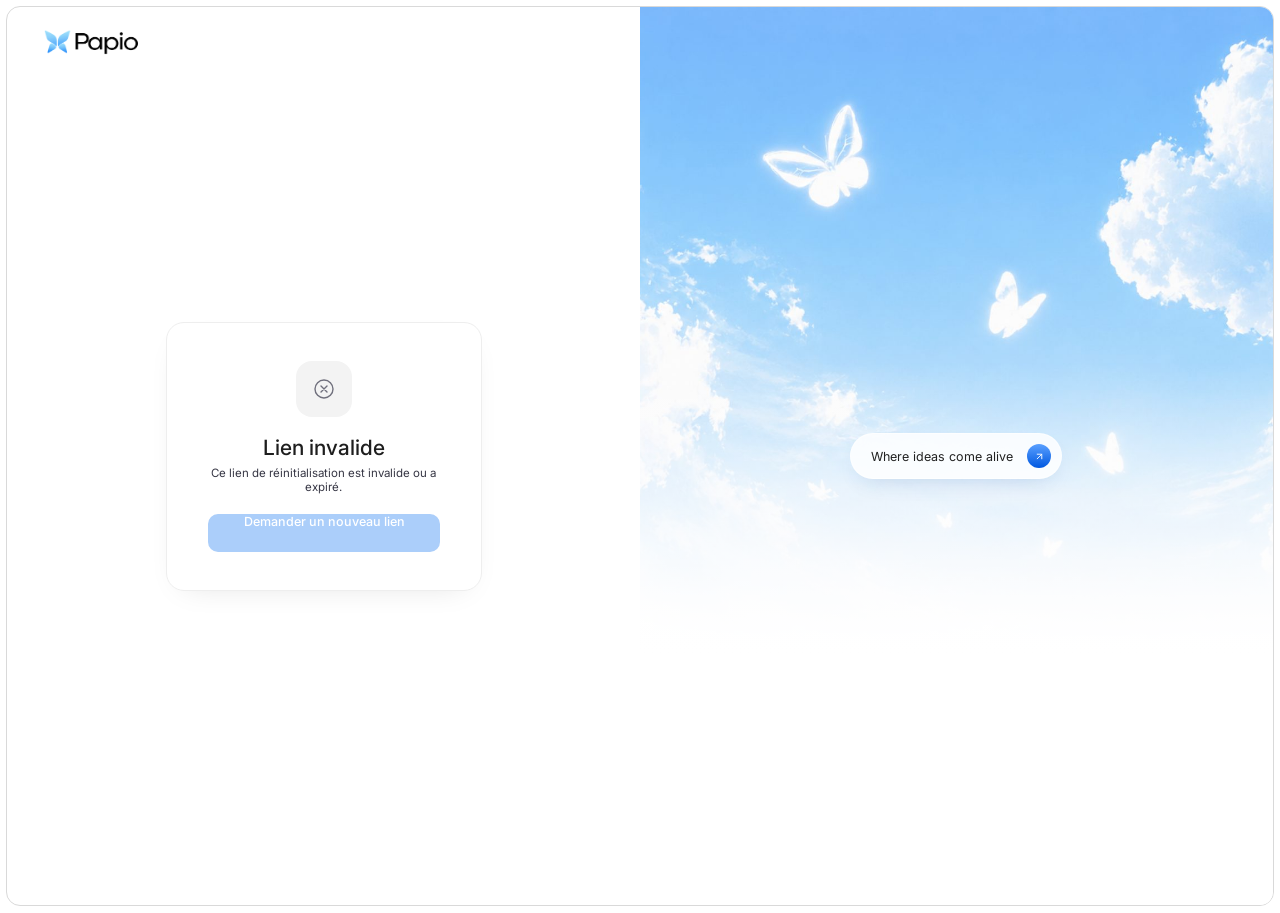
<file: reset-password.html>
<!DOCTYPE html>
<html lang="fr">
<head>
<meta charset="UTF-8">
<meta name="viewport" content="width=device-width, initial-scale=1.0">
<title>Papio — Réinitialiser le mot de passe</title>
<link rel="icon" href="assets/favicon_final.png">
<link rel="preconnect" href="https://fonts.googleapis.com">
<link href="https://fonts.googleapis.com/css2?family=Inter:wght@400;500;600;700&display=swap" rel="stylesheet">
<link rel="stylesheet" href="css/global.css">
<link rel="stylesheet" href="css/components.css">
<link rel="stylesheet" href="css/pages.css">
<link rel="stylesheet" href="css/responsive.css">
</head>
<body class="app-page">
<div class="signup-shell">

  <div class="signup-left">
    <a href="index.html"><img class="signup-logo" src="assets/logo_final.png" alt="Papio"></a>
    <div class="signup-form-wrap">
      <div class="signup-card" id="resetCard">
        <h1>Nouveau mot de passe</h1>
        <p class="sub">Choisissez un nouveau mot de passe pour votre compte</p>

        <form id="resetForm">
          <div class="form-group">
            <label>Nouveau mot de passe</label>
            <div class="pw-field">
              <input class="form-input" type="password" id="newPassword" placeholder="••••••••" required minlength="6">
              <button type="button" class="pw-toggle" data-target="newPassword" aria-label="Afficher le mot de passe">
                <svg viewBox="0 0 16 16" fill="none" xmlns="http://www.w3.org/2000/svg"><path d="M1 8s2.5-5 7-5 7 5 7 5-2.5 5-7 5-7-5-7-5Z" stroke="currentColor" stroke-width="1.2"/><circle cx="8" cy="8" r="2.2" stroke="currentColor" stroke-width="1.2"/></svg>
              </button>
            </div>
          </div>

          <div class="form-group">
            <label>Confirmer le mot de passe</label>
            <div class="pw-field">
              <input class="form-input" type="password" id="newPasswordConfirm" placeholder="••••••••" required minlength="6">
              <button type="button" class="pw-toggle" data-target="newPasswordConfirm" aria-label="Afficher le mot de passe">
                <svg viewBox="0 0 16 16" fill="none" xmlns="http://www.w3.org/2000/svg"><path d="M1 8s2.5-5 7-5 7 5 7 5-2.5 5-7 5-7-5-7-5Z" stroke="currentColor" stroke-width="1.2"/><circle cx="8" cy="8" r="2.2" stroke="currentColor" stroke-width="1.2"/></svg>
              </button>
            </div>
          </div>

          <p class="form-error" id="resetError" style="display:none;"></p>

          <button class="btn-soft" type="submit" style="margin-top:16px;">Réinitialiser le mot de passe</button>
        </form>
      </div>

      <div class="signup-card" id="invalidCard" style="display:none; text-align:center;">
        <div class="state-icon" style="margin:0 auto 18px;">
          <svg viewBox="0 0 24 24" fill="none" xmlns="http://www.w3.org/2000/svg"><circle cx="12" cy="12" r="9" stroke="currentColor" stroke-width="1.4"/><path d="M9 9l6 6M15 9l-6 6" stroke="currentColor" stroke-width="1.4" stroke-linecap="round"/></svg>
        </div>
        <h1>Lien invalide</h1>
        <p class="sub">Ce lien de réinitialisation est invalide ou a expiré.</p>
        <a class="btn-soft" href="forgot-password.html" style="display:block; text-align:center; margin-top:16px;">Demander un nouveau lien</a>
      </div>

      <div class="signup-card" id="doneCard" style="display:none; text-align:center;">
        <div class="state-icon" style="margin:0 auto 18px;">
          <svg viewBox="0 0 24 24" fill="none" xmlns="http://www.w3.org/2000/svg"><path d="M5 13l4 4L19 7" stroke="currentColor" stroke-width="1.8" stroke-linecap="round" stroke-linejoin="round"/></svg>
        </div>
        <h1>Mot de passe modifié</h1>
        <p class="sub">Vous pouvez maintenant vous connecter avec votre nouveau mot de passe.</p>
        <a class="btn-soft" href="login.html" style="display:block; text-align:center; margin-top:16px;">Se connecter</a>
      </div>
    </div>
  </div>

  <div class="signup-right">
    <img class="signup-right-bg" src="assets/hero_bg.jpg" alt="">
    <div class="signup-right-fade"></div>
    <div class="signup-pill">
      Where ideas come alive
      <span class="dot"><img src="assets/icon_send_circle.svg"></span>
    </div>
  </div>

</div>

<script src="js/auth.js"></script>
<script src="js/components.js"></script>
<script>
(function(){
  PapioAuth.redirectIfAuthenticated();
  var params = new URLSearchParams(window.location.search);
  var token = params.get('token');
  if(!token || !PapioAuth.verifyResetToken(token)){
    document.getElementById('resetCard').style.display = 'none';
    document.getElementById('invalidCard').style.display = 'block';
    return;
  }
  var form = document.getElementById('resetForm');
  var errorEl = document.getElementById('resetError');
  form.addEventListener('submit', function(e){
    e.preventDefault();
    var pw = document.getElementById('newPassword').value;
    var pwConfirm = document.getElementById('newPasswordConfirm').value;
    if(pw !== pwConfirm){
      errorEl.textContent = 'Les mots de passe ne correspondent pas.';
      errorEl.style.display = 'block';
      return;
    }
    var result = PapioAuth.resetPassword(token, pw);
    if(!result.ok){
      errorEl.textContent = result.error;
      errorEl.style.display = 'block';
      return;
    }
    document.getElementById('resetCard').style.display = 'none';
    document.getElementById('doneCard').style.display = 'block';
  });
})();
</script>
</body>
</html>
</file>
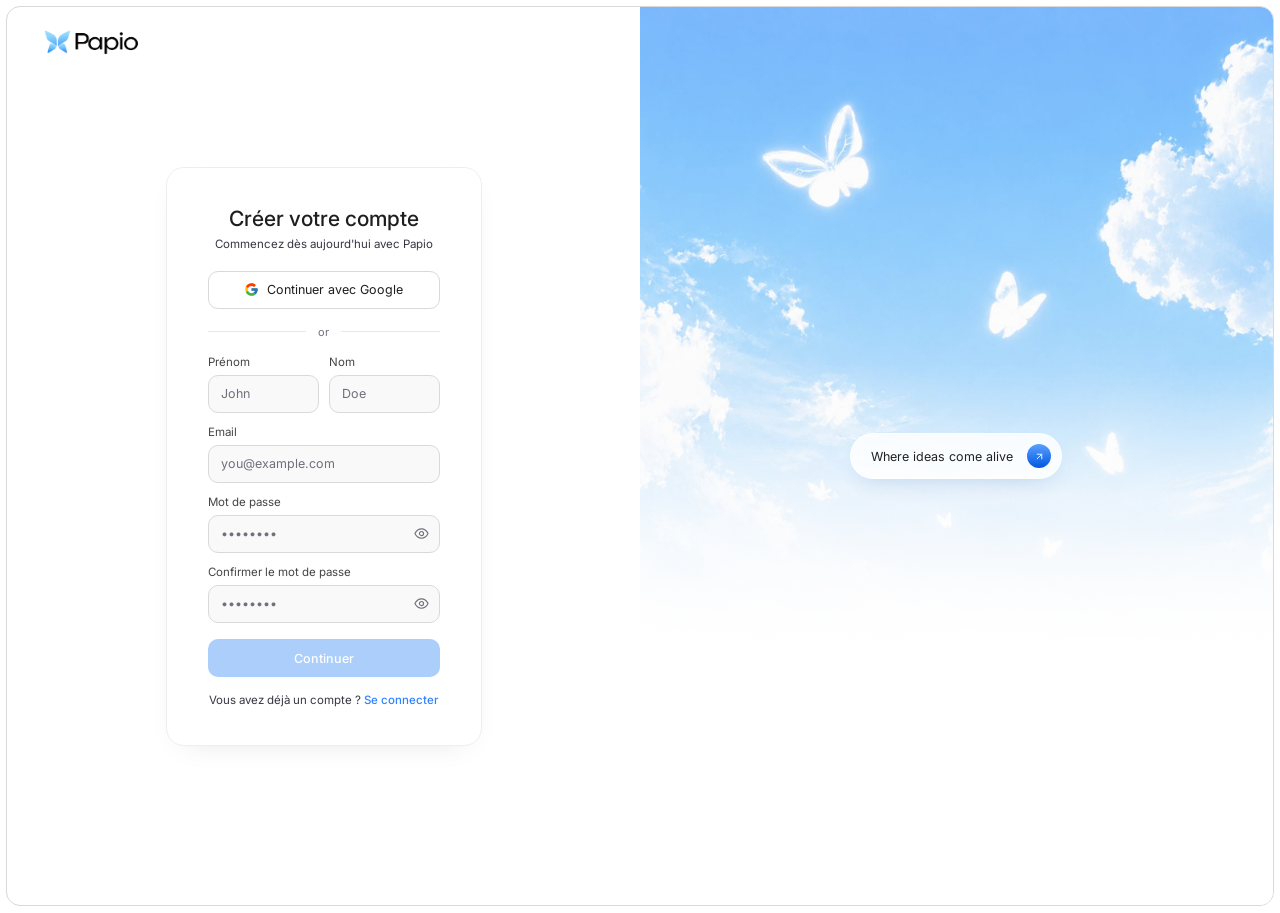
<file: signup.html>
<!DOCTYPE html>
<html lang="fr">
<head>
<meta charset="UTF-8">
<meta name="viewport" content="width=device-width, initial-scale=1.0">
<title>Papio — Sign up</title>
<link rel="icon" href="assets/favicon_final.png">
<link rel="preconnect" href="https://fonts.googleapis.com">
<link href="https://fonts.googleapis.com/css2?family=Inter:wght@400;500;600;700&display=swap" rel="stylesheet">
<link rel="stylesheet" href="css/global.css">
<link rel="stylesheet" href="css/components.css">
<link rel="stylesheet" href="css/pages.css">
<link rel="stylesheet" href="css/responsive.css">
</head>
<body class="app-page">
<div class="signup-shell">

  <div class="signup-left">
    <a href="index.html"><img class="signup-logo" src="assets/logo_final.png" alt="Papio"></a>
    <div class="signup-form-wrap">
      <div class="signup-card">
        <h1>Créer votre compte</h1>
        <p class="sub">Commencez dès aujourd'hui avec Papio</p>

        <button class="btn-google" type="button">
          <svg width="15" height="15" viewBox="0 0 48 48"><path fill="#FFC107" d="M43.6 20.5H42V20H24v8h11.3C33.7 32.9 29.3 36 24 36c-6.6 0-12-5.4-12-12s5.4-12 12-12c3.1 0 5.9 1.2 8 3.1l5.7-5.7C34.5 6.1 29.5 4 24 4 12.9 4 4 12.9 4 24s8.9 20 20 20 20-8.9 20-20c0-1.3-.1-2.7-.4-3.5z"/><path fill="#FF3D00" d="M6.3 14.7l6.6 4.8C14.6 15.9 18.9 13 24 13c3.1 0 5.9 1.2 8 3.1l5.7-5.7C34.5 6.1 29.5 4 24 4 16.3 4 9.7 8.3 6.3 14.7z"/><path fill="#4CAF50" d="M24 44c5.2 0 9.9-2 13.5-5.2l-6.2-5.2C29.2 35.4 26.7 36 24 36c-5.2 0-9.7-3.1-11.3-7.9l-6.5 5C9.6 39.6 16.3 44 24 44z"/><path fill="#1976D2" d="M43.6 20.5H42V20H24v8h11.3c-.8 2.3-2.3 4.3-4.2 5.6l6.2 5.2C40.3 36.5 44 31 44 24c0-1.3-.1-2.7-.4-3.5z"/></svg>
          Continuer avec Google
        </button>

        <div class="form-divider">or</div>

        <form id="signupForm">
          <div class="signup-row">
            <div class="form-group">
              <label>Prénom</label>
              <input class="form-input" type="text" id="firstName" placeholder="John" required>
            </div>
            <div class="form-group">
              <label>Nom</label>
              <input class="form-input" type="text" id="lastName" placeholder="Doe" required>
            </div>
          </div>

          <div class="form-group">
            <label>Email</label>
            <input class="form-input" type="email" id="email" placeholder="you@example.com" required>
          </div>

          <div class="form-group">
            <label>Mot de passe</label>
            <div class="pw-field">
              <input class="form-input" type="password" id="password" placeholder="••••••••" required minlength="6">
              <button type="button" class="pw-toggle" data-target="password" aria-label="Afficher le mot de passe">
                <svg viewBox="0 0 16 16" fill="none" xmlns="http://www.w3.org/2000/svg"><path d="M1 8s2.5-5 7-5 7 5 7 5-2.5 5-7 5-7-5-7-5Z" stroke="currentColor" stroke-width="1.2"/><circle cx="8" cy="8" r="2.2" stroke="currentColor" stroke-width="1.2"/></svg>
              </button>
            </div>
          </div>

          <div class="form-group">
            <label>Confirmer le mot de passe</label>
            <div class="pw-field">
              <input class="form-input" type="password" id="passwordConfirm" placeholder="••••••••" required minlength="6">
              <button type="button" class="pw-toggle" data-target="passwordConfirm" aria-label="Afficher le mot de passe">
                <svg viewBox="0 0 16 16" fill="none" xmlns="http://www.w3.org/2000/svg"><path d="M1 8s2.5-5 7-5 7 5 7 5-2.5 5-7 5-7-5-7-5Z" stroke="currentColor" stroke-width="1.2"/><circle cx="8" cy="8" r="2.2" stroke="currentColor" stroke-width="1.2"/></svg>
              </button>
            </div>
          </div>

          <p class="form-error" id="signupError" style="display:none;"></p>

          <button class="btn-soft" type="submit">Continuer</button>
        </form>

        <p class="signup-foot">Vous avez déjà un compte ? <a href="login.html">Se connecter</a></p>
      </div>
    </div>
  </div>

  <div class="signup-right">
    <img class="signup-right-bg" src="assets/hero_bg.jpg" alt="">
    <div class="signup-right-fade"></div>
    <div class="signup-pill">
      Where ideas come alive
      <span class="dot"><img src="assets/icon_send_circle.svg"></span>
    </div>
  </div>

</div>

<script src="js/auth.js"></script>
<script src="js/components.js"></script>
<script src="js/app.js"></script>
</body>
</html>
</file>
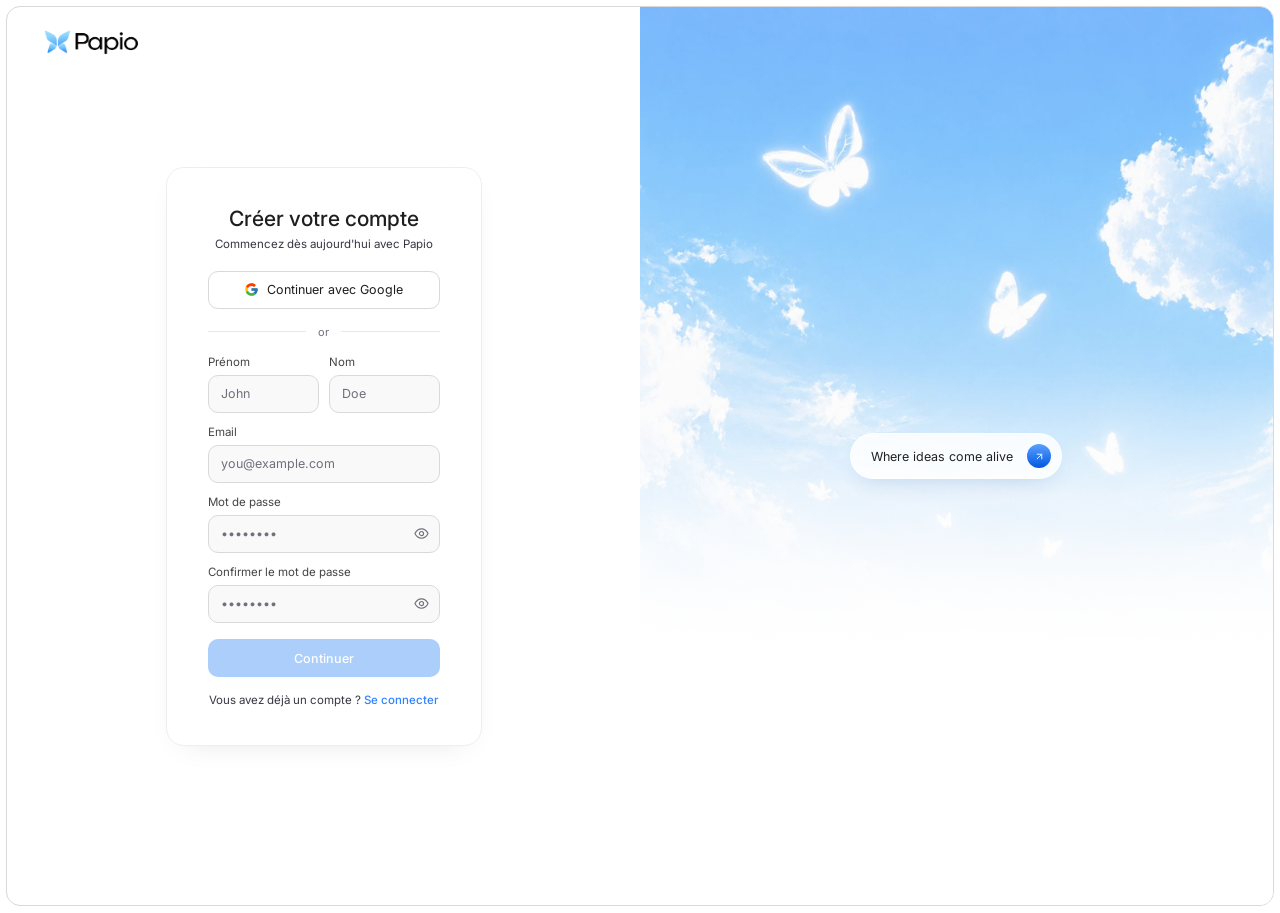
<file: site-stats.html>
<!DOCTYPE html>
<html lang="fr">
<head>
<meta charset="UTF-8">
<meta name="viewport" content="width=device-width, initial-scale=1.0">
<title>Papio — Statistiques</title>
<link rel="icon" href="assets/favicon_final.png">
<link href="https://fonts.googleapis.com/css2?family=Inter:wght@400;500;600;700&display=swap" rel="stylesheet">
<link rel="stylesheet" href="css/global.css">
<link rel="stylesheet" href="css/components.css">
<link rel="stylesheet" href="css/pages.css">
<link rel="stylesheet" href="css/responsive.css">
</head>
<body class="app-page">

<div class="ws-shell">
  <aside class="icon-sidebar">
    <a href="dashboard.html"><img class="app-logo-mark" src="assets/logo_mark.png" alt="Papio"></a>
    <nav>
      <a class="icon-btn" id="iconSiteWeb" href="website.html" aria-label="Site web">
        <img src="assets/icon_ws_siteweb.png" alt="">
      </a>
      <button class="icon-btn active" type="button" aria-label="Statistiques">
        <img src="assets/icon_ws_stats.png" alt="">
      </button>
      <button class="icon-btn" type="button" aria-label="Modèles">
        <img src="assets/icon_ws_modeles.png" alt="">
      </button>
      <button class="icon-btn" type="button" aria-label="Partage">
        <img src="assets/icon_ws_partage.png" alt="">
      </button>
    </nav>
    <div class="icon-sidebar-bottom">
      <button class="icon-btn" type="button" aria-label="Paramètres" data-settings-trigger>
        <img src="assets/icon_ws_parametres.png" alt="">
      </button>
    </div>
  </aside>

  <div class="ws-main">
    <header class="ws-topbar">
      <div class="ws-breadcrumb" id="breadcrumbToggle">
        Landing page pour Hotel 4 étoiles
        <svg viewBox="0 0 16 15" fill="none" xmlns="http://www.w3.org/2000/svg"><path d="M7.6842 9.73875C7.8806 9.88894 8.1704 9.87806 8.35347 9.70644L11.6868 6.58144C11.8821 6.39837 11.8821 6.10164 11.6868 5.91858C11.4915 5.73553 11.1751 5.73553 10.9798 5.91858L7.99993 8.71219L5.02015 5.91858C4.82488 5.73553 4.50837 5.73553 4.31311 5.91858C4.11785 6.10164 4.11785 6.39837 4.31311 6.58144L7.64647 9.70644L7.6842 9.73875Z" fill="currentColor"/></svg>
      </div>

      <div class="ws-topbar-right">
        <button class="icon-btn" type="button" aria-label="Notifications">
          <svg viewBox="0 0 18 18" fill="none" xmlns="http://www.w3.org/2000/svg"><path d="M9 2.3c-2.2 0-3.9 1.8-3.9 3.9v2.1c0 .5-.2 1-.5 1.4l-.8 1c-.5.6-.1 1.5.7 1.5h9c.8 0 1.2-.9.7-1.5l-.8-1c-.3-.4-.5-.9-.5-1.4V6.2c0-2.1-1.7-3.9-3.9-3.9Z" stroke="currentColor" stroke-width="1.2"/><path d="M7.4 14.5a1.7 1.7 0 0 0 3.2 0" stroke="currentColor" stroke-width="1.2"/></svg>
        </button>
        <img class="ws-avatar" src="assets/avatar_generic.png" alt="Profil">
      </div>
    </header>

    <div class="ws-stats">
      <div class="stats-filters">
        <div class="card-select stats-select">Sep <img src="assets/icon_chevron_solutions.svg"></div>
        <div class="card-select stats-select">2025 <img src="assets/icon_chevron_solutions.svg"></div>
      </div>

      <div class="stats-cards">
        <div class="stat-card"><span class="stat-label">Solde</span><span class="stat-value">0,00€</span></div>
        <div class="stat-card"><span class="stat-label">Visiteurs</span><span class="stat-value">12</span></div>
        <div class="stat-card"><span class="stat-label">Durée de Visite</span><span class="stat-value">1min 02s</span></div>
        <div class="stat-card"><span class="stat-label">Churn</span><span class="stat-value">0.00 %</span></div>
      </div>

      <div class="stats-row-2">
        <div class="stats-panel stats-panel-globe">
          <span class="stats-panel-title">Événement en Direct</span>
          <img class="stats-panel-globe-img" src="assets/world_dots.png" alt="">
          <div class="stats-soon">Bientôt disponible</div>
        </div>
        <div class="stats-panel stats-panel-revenue">
          <span class="stats-panel-title">Revenue</span>
          <span class="stats-panel-figure">$5,350.35</span>
          <div class="stats-soon">Bientôt disponible</div>
        </div>
      </div>

      <div class="stats-row-3">
        <div class="stats-panel">
          <div class="stats-panel-head">
            <span class="stats-panel-title">Traffic Sources</span>
            <button class="btn-outline stats-adjust" type="button">Adapter</button>
          </div>
          <div class="traffic-table">
            <div class="traffic-head"><span>Mention</span><span>Visibilty Score</span></div>
            <div class="traffic-row"><img class="src-dot src-icon" src="assets/icon_traffic_chatgpt.png" alt="ChatGPT"><span class="src-name">ChatGPT</span><span class="src-bar"><i style="width:88%;"></i></span><span class="src-count">88</span><span class="score-bar"><i style="width:70%;background:#0069ff;"></i></span><span class="score-val">5</span></div>
            <div class="traffic-row"><span class="src-dot" style="background:#9aa5b1;"></span><span class="src-name">Perplexity</span><span class="src-bar"><i style="width:70%;"></i></span><span class="src-count">70</span><span class="score-bar"><i style="width:55%;background:#9aa5b1;"></i></span><span class="score-val">5</span></div>
            <div class="traffic-row"><span class="src-dot" style="background:#4285f4;"></span><span class="src-name">Google</span><span class="src-bar"><i style="width:100%;"></i></span><span class="src-count">101</span><span class="score-bar"><i style="width:80%;background:#4285f4;"></i></span><span class="score-val">5</span></div>
            <div class="traffic-row"><span class="src-dot" style="background:#56c7ff;"></span><span class="src-name">Réseaux sociaux</span><span class="src-bar"><i style="width:33%;"></i></span><span class="src-count">33</span><span class="score-bar"><i style="width:26%;background:#f4c542;"></i></span><span class="score-val">5</span></div>
            <div class="traffic-row"><span class="src-dot" style="background:#0058e0;"></span><span class="src-name">Direct</span><span class="src-bar"><i style="width:21%;"></i></span><span class="src-count">21</span><span class="score-bar"><i style="width:17%;background:#f2867a;"></i></span><span class="score-val">5</span></div>
            <div class="traffic-row"><span class="src-dot" style="background:#9dc2ff;"></span><span class="src-name">Autre</span><span class="src-bar"><i style="width:10%;"></i></span><span class="src-count">10</span><span class="score-bar"><i style="width:8%;background:#f2867a;"></i></span><span class="score-val">5</span></div>
          </div>
        </div>
        <div class="stats-panel">
          <span class="stats-panel-title">Pages</span>
          <div class="pages-table">
            <div class="pages-row"><span>Hero</span><span>12</span></div>
            <div class="pages-row"><span>Pricing</span><span></span></div>
            <div class="pages-row"><span>Pricing</span><span></span></div>
          </div>
        </div>
      </div>
    </div>
  </div>
</div>

<script src="js/auth.js"></script>
<script src="js/sites-store.js"></script>
<script src="js/components.js"></script>
<script src="js/app.js"></script>
<script src="js/settings-modal.js"></script>
</body>
</html>
</file>
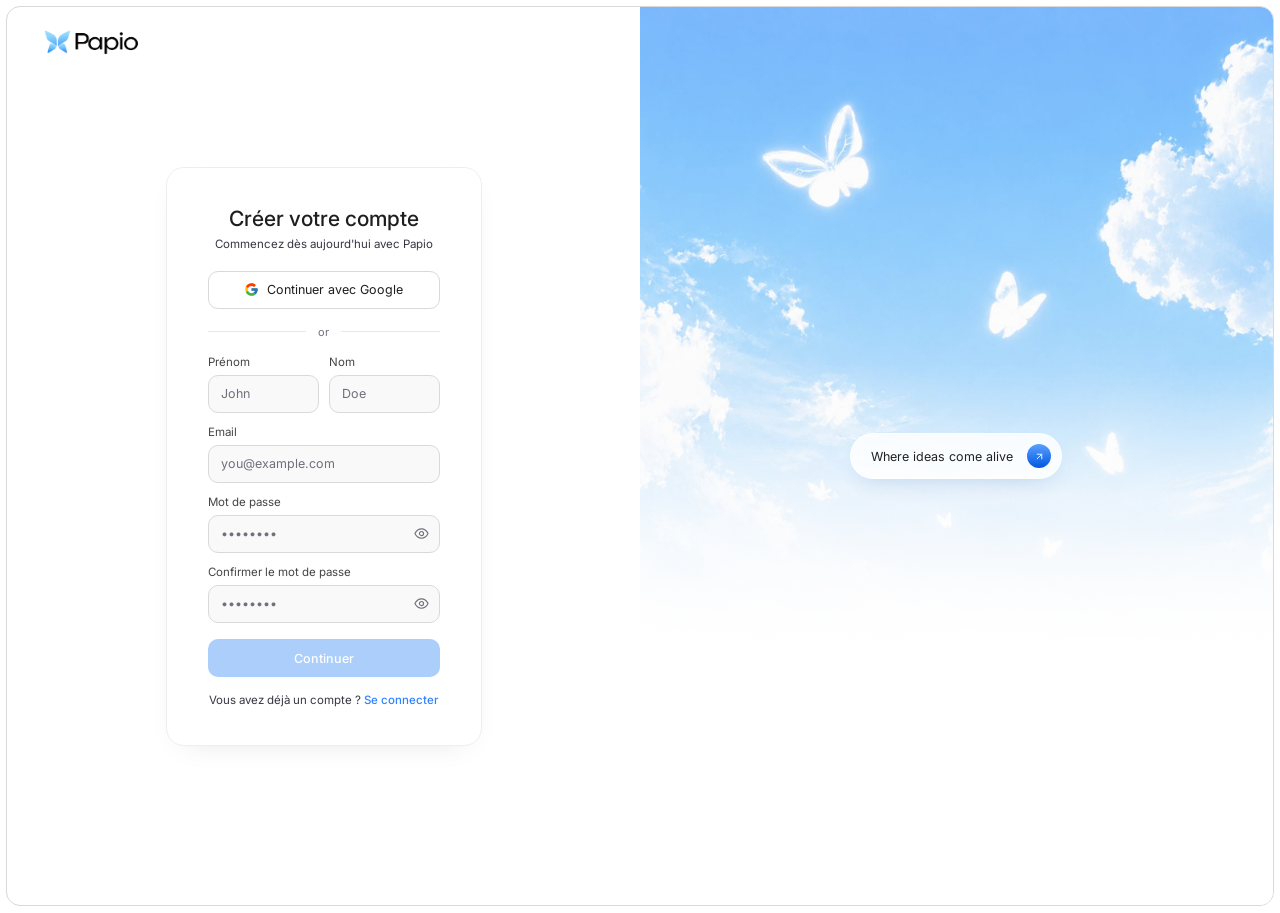
<file: sites.html>
<!DOCTYPE html>
<html lang="fr">
<head>
<meta charset="UTF-8">
<meta name="viewport" content="width=device-width, initial-scale=1.0">
<title>Papio — Tes sites web</title>
<link rel="icon" href="assets/favicon_final.png">
<link href="https://fonts.googleapis.com/css2?family=Inter:wght@400;500;600;700&display=swap" rel="stylesheet">
<link rel="stylesheet" href="css/global.css">
<link rel="stylesheet" href="css/components.css">
<link rel="stylesheet" href="css/pages.css">
<link rel="stylesheet" href="css/responsive.css">
</head>
<body class="app-page">

<div class="app-shell">
  <div class="sidebar-scrim" id="sidebarScrim"></div>
  <aside class="app-sidebar">
    <div class="app-sidebar-top">
      <a href="dashboard.html"><img class="app-logo-mark" src="assets/logo_mark.png" alt="Papio"></a>
      <button class="icon-btn" type="button" aria-label="Réduire le menu">
        <svg viewBox="0 0 16 16" fill="none" xmlns="http://www.w3.org/2000/svg"><rect x="2" y="3" width="12" height="10" rx="2" stroke="currentColor" stroke-width="1.3"/><line x1="6.3" y1="3.5" x2="6.3" y2="12.5" stroke="currentColor" stroke-width="1.3"/></svg>
      </button>
    </div>

    <div class="app-search">
      <input type="text" placeholder="Search">
      <svg viewBox="0 0 16 16" fill="none" xmlns="http://www.w3.org/2000/svg"><circle cx="7" cy="7" r="5" stroke="currentColor" stroke-width="1.3"/><line x1="10.8" y1="10.8" x2="14" y2="14" stroke="currentColor" stroke-width="1.3" stroke-linecap="round"/></svg>
    </div>

    <nav class="app-nav">
      <a class="app-nav-item" href="dashboard.html">
        <svg viewBox="0 0 16 16" fill="none" xmlns="http://www.w3.org/2000/svg"><path d="M2 7.2L8 2l6 5.2V13.5a.9.9 0 0 1-.9.9H2.9a.9.9 0 0 1-.9-.9V7.2Z" stroke="currentColor" stroke-width="1.3" stroke-linejoin="round"/><path d="M6.2 14.4v-4.2h3.6v4.2" stroke="currentColor" stroke-width="1.3"/></svg>
        <span>Dashboard</span>
      </a>
      <a class="app-nav-item" href="templates.html">
        <svg viewBox="0 0 16 16" fill="none" xmlns="http://www.w3.org/2000/svg"><rect x="2" y="2" width="5" height="5" rx="1.2" stroke="currentColor" stroke-width="1.3"/><rect x="9" y="2" width="5" height="5" rx="1.2" stroke="currentColor" stroke-width="1.3"/><rect x="2" y="9" width="5" height="5" rx="1.2" stroke="currentColor" stroke-width="1.3"/><rect x="9" y="9" width="5" height="5" rx="1.2" stroke="currentColor" stroke-width="1.3"/></svg>
        <span>Modèles</span>
      </a>
      <a class="app-nav-item active" href="sites.html">
        <svg viewBox="0 0 16 16" fill="none" xmlns="http://www.w3.org/2000/svg"><circle cx="8" cy="8" r="6" stroke="currentColor" stroke-width="1.3"/><path d="M2 8h12M8 2c1.8 1.7 1.8 10.3 0 12M8 2C6.2 3.7 6.2 12.3 8 14" stroke="currentColor" stroke-width="1.1"/></svg>
        <span>Tes Site Web</span>
      </a>
      <a class="app-nav-item" href="site-stats.html">
        <svg viewBox="0 0 16 16" fill="none" xmlns="http://www.w3.org/2000/svg"><rect x="2" y="2" width="12" height="12" rx="2" stroke="currentColor" stroke-width="1.3"/><path d="M5.3 10.5v-2M8 10.5v-4M10.7 10.5v-6" stroke="currentColor" stroke-width="1.3" stroke-linecap="round"/></svg>
        <span>Suivi</span>
      </a>
      <a class="app-nav-item" href="agent-ia.html">
        <svg viewBox="0 0 16 16" fill="none" xmlns="http://www.w3.org/2000/svg"><rect x="3" y="4.5" width="10" height="7.5" rx="2" stroke="currentColor" stroke-width="1.3"/><circle cx="6.2" cy="8.2" r=".9" fill="currentColor"/><circle cx="9.8" cy="8.2" r=".9" fill="currentColor"/><path d="M8 4.5V2.6M6.3 2.6h3.4" stroke="currentColor" stroke-width="1.3" stroke-linecap="round"/></svg>
        <span>Agent IA</span>
      </a>
    </nav>

    <div class="app-sidebar-bottom">
      <div class="upgrade-box">
        <div class="upgrade-box-head">
          <span>Upgrade</span>
          <svg viewBox="0 0 16 16" fill="none" xmlns="http://www.w3.org/2000/svg"><path d="M8 1.5l1.4 4.3 4.4.1-3.5 2.7 1.3 4.2L8 10.3l-3.6 2.5 1.3-4.2-3.5-2.7 4.4-.1L8 1.5Z" stroke="currentColor" stroke-width="1.1" stroke-linejoin="round"/></svg>
        </div>
        <p>Passer à la version supérieure</p>
      </div>
      <a class="app-nav-item" href="pricing.html">
        <svg viewBox="0 0 16 16" fill="none" xmlns="http://www.w3.org/2000/svg"><rect x="1.5" y="3.5" width="13" height="9" rx="1.6" stroke="currentColor" stroke-width="1.3"/><line x1="1.5" y1="6.3" x2="14.5" y2="6.3" stroke="currentColor" stroke-width="1.3"/></svg>
        <span>Tarifs</span>
      </a>
      <a class="app-nav-item" href="#" data-settings-trigger>
        <svg viewBox="0 0 16 16" fill="none" xmlns="http://www.w3.org/2000/svg"><circle cx="8" cy="8" r="2.1" stroke="currentColor" stroke-width="1.2"/><path d="M8 1.8v1.6M8 12.6v1.6M14.2 8h-1.6M3.4 8H1.8M12.2 3.8l-1.1 1.1M4.9 11.1l-1.1 1.1M12.2 12.2l-1.1-1.1M4.9 4.9 3.8 3.8" stroke="currentColor" stroke-width="1.2" stroke-linecap="round"/></svg>
        <span>Paramètres</span>
      </a>
    </div>
  </aside>

  <main class="app-main">
    <header class="app-topbar">
      <button class="mobile-menu-btn" id="mobileMenuBtn" type="button" aria-label="Menu">
        <svg viewBox="0 0 16 16" fill="none" xmlns="http://www.w3.org/2000/svg"><line x1="2" y1="4.5" x2="14" y2="4.5" stroke="currentColor" stroke-width="1.4" stroke-linecap="round"/><line x1="2" y1="8" x2="14" y2="8" stroke="currentColor" stroke-width="1.4" stroke-linecap="round"/><line x1="2" y1="11.5" x2="14" y2="11.5" stroke="currentColor" stroke-width="1.4" stroke-linecap="round"/></svg>
      </button>
      <button class="btn-upgrade-plan" type="button">Upgrade Plan</button>
      <div class="app-topbar-right">
        <button class="icon-btn" type="button" aria-label="Notifications">
          <svg viewBox="0 0 18 18" fill="none" xmlns="http://www.w3.org/2000/svg"><path d="M9 2.3c-2.2 0-3.9 1.8-3.9 3.9v2.1c0 .5-.2 1-.5 1.4l-.8 1c-.5.6-.1 1.5.7 1.5h9c.8 0 1.2-.9.7-1.5l-.8-1c-.3-.4-.5-.9-.5-1.4V6.2c0-2.1-1.7-3.9-3.9-3.9Z" stroke="currentColor" stroke-width="1.2"/><path d="M7.4 14.5a1.7 1.7 0 0 0 3.2 0" stroke="currentColor" stroke-width="1.2"/></svg>
        </button>
        <img class="app-avatar" src="assets/avatar_generic.png" alt="Profil">
        <svg class="chevron" viewBox="0 0 16 15" fill="none" xmlns="http://www.w3.org/2000/svg"><path d="M7.6842 9.73875C7.8806 9.88894 8.1704 9.87806 8.35347 9.70644L11.6868 6.58144C11.8821 6.39837 11.8821 6.10164 11.6868 5.91858C11.4915 5.73553 11.1751 5.73553 10.9798 5.91858L7.99993 8.71219L5.02015 5.91858C4.82488 5.73553 4.50837 5.73553 4.31311 5.91858C4.11785 6.10164 4.11785 6.39837 4.31311 6.58144L7.64647 9.70644L7.6842 9.73875Z" fill="currentColor"/></svg>
      </div>
    </header>

    <div class="app-content sites-content">
      <div class="sites-head">
        <div>
          <h1>Tes sites web</h1>
          <p class="sites-sub">Retrouve, modifie et publie tous les sites générés avec Papio</p>
        </div>
        <a class="btn-primary" href="dashboard.html" id="btnNewSite">
          <svg viewBox="0 0 14 14" fill="none" xmlns="http://www.w3.org/2000/svg" style="width:11px;height:11px;margin-right:5px;vertical-align:-1px;"><line x1="7" y1="1.5" x2="7" y2="12.5" stroke="currentColor" stroke-width="1.6" stroke-linecap="round"/><line x1="1.5" y1="7" x2="12.5" y2="7" stroke="currentColor" stroke-width="1.6" stroke-linecap="round"/></svg>
          Nouveau site
        </a>
      </div>

      <div class="toggle sites-toggle" id="sitesFilter">
        <button type="button" class="active" data-filter="all">Tous</button>
        <button type="button" data-filter="published">Publiés</button>
        <button type="button" data-filter="draft">Brouillons</button>
      </div>

      <div class="sites-grid" id="sitesGrid"></div>

      <div class="sites-empty" id="sitesFilterEmpty" style="display:none;">
        <p>Aucun site dans cette catégorie pour le moment.</p>
      </div>

      <div class="sites-empty-state" id="sitesEmptyState" style="display:none;">
        <div class="sites-empty-icon"><img src="assets/logo_mark.png" alt=""></div>
        <h2>Aucun site pour le moment</h2>
        <p>Décris ton idée depuis le Dashboard et Papio génère ton premier site.</p>
        <a class="btn-primary" href="dashboard.html">+ Créer mon premier site</a>
      </div>
    </div>
  </main>
</div>

<!-- Popup Aperçu (réutilise le style .ws-popup, en overlay centré) -->
<div class="site-preview-overlay" id="sitePreviewOverlay">
  <div class="site-preview-card">
    <button class="icon-btn site-preview-close" type="button" aria-label="Fermer">
      <svg viewBox="0 0 14 14" fill="none" xmlns="http://www.w3.org/2000/svg"><path d="M2 2l10 10M12 2 2 12" stroke="currentColor" stroke-width="1.4" stroke-linecap="round"/></svg>
    </button>
    <div class="site-preview-thumb"><div class="site-preview-canvas"></div></div>
    <div class="site-preview-info">
      <h3 id="previewName"></h3>
      <p id="previewMeta"></p>
    </div>
    <div class="site-preview-actions">
      <a class="btn-outline" id="previewOpenPublic" target="_blank" rel="noopener">Ouvrir le lien public</a>
      <a class="btn-primary" id="previewEdit">Modifier</a>
    </div>
  </div>
</div>

<script src="js/auth.js"></script>
<script src="js/sites-store.js"></script>
<script src="js/components.js"></script>
<script src="js/app.js"></script>
<script src="js/settings-modal.js"></script>
</body>
</html>
</file>
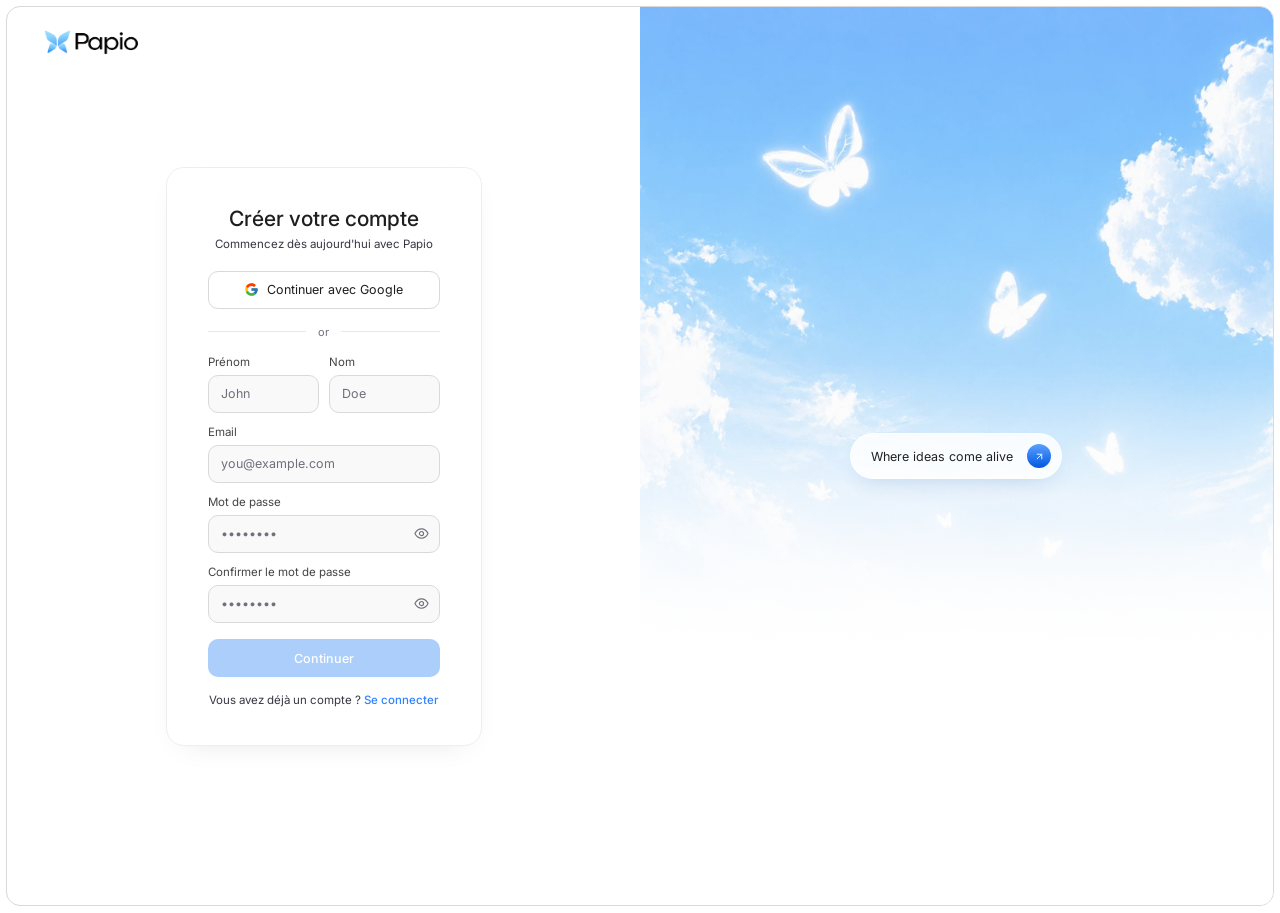
<file: templates.html>
<!DOCTYPE html>
<html lang="fr">
<head>
<meta charset="UTF-8">
<meta name="viewport" content="width=device-width, initial-scale=1.0">
<title>Papio — Modèles</title>
<link rel="icon" href="assets/favicon_final.png">
<link href="https://fonts.googleapis.com/css2?family=Inter:wght@400;500;600;700&display=swap" rel="stylesheet">
<link rel="stylesheet" href="css/global.css">
<link rel="stylesheet" href="css/components.css">
<link rel="stylesheet" href="css/pages.css">
<link rel="stylesheet" href="css/responsive.css">
</head>
<body class="app-page">

<div class="app-shell">
  <div class="sidebar-scrim" id="sidebarScrim"></div>
  <aside class="app-sidebar">
    <div class="app-sidebar-top">
      <a href="dashboard.html"><img class="app-logo-mark" src="assets/logo_mark.png" alt="Papio"></a>
      <button class="icon-btn" type="button" aria-label="Réduire le menu">
        <svg viewBox="0 0 16 16" fill="none" xmlns="http://www.w3.org/2000/svg"><rect x="2" y="3" width="12" height="10" rx="2" stroke="currentColor" stroke-width="1.3"/><line x1="6.3" y1="3.5" x2="6.3" y2="12.5" stroke="currentColor" stroke-width="1.3"/></svg>
      </button>
    </div>

    <div class="app-search">
      <input type="text" placeholder="Search">
      <svg viewBox="0 0 16 16" fill="none" xmlns="http://www.w3.org/2000/svg"><circle cx="7" cy="7" r="5" stroke="currentColor" stroke-width="1.3"/><line x1="10.8" y1="10.8" x2="14" y2="14" stroke="currentColor" stroke-width="1.3" stroke-linecap="round"/></svg>
    </div>

    <nav class="app-nav">
      <a class="app-nav-item" href="dashboard.html">
        <svg viewBox="0 0 16 16" fill="none" xmlns="http://www.w3.org/2000/svg"><path d="M2 7.2L8 2l6 5.2V13.5a.9.9 0 0 1-.9.9H2.9a.9.9 0 0 1-.9-.9V7.2Z" stroke="currentColor" stroke-width="1.3" stroke-linejoin="round"/><path d="M6.2 14.4v-4.2h3.6v4.2" stroke="currentColor" stroke-width="1.3"/></svg>
        <span>Dashboard</span>
      </a>
      <a class="app-nav-item active" href="templates.html">
        <svg viewBox="0 0 16 16" fill="none" xmlns="http://www.w3.org/2000/svg"><rect x="2" y="2" width="5" height="5" rx="1.2" stroke="currentColor" stroke-width="1.3"/><rect x="9" y="2" width="5" height="5" rx="1.2" stroke="currentColor" stroke-width="1.3"/><rect x="2" y="9" width="5" height="5" rx="1.2" stroke="currentColor" stroke-width="1.3"/><rect x="9" y="9" width="5" height="5" rx="1.2" stroke="currentColor" stroke-width="1.3"/></svg>
        <span>Modèles</span>
      </a>
      <a class="app-nav-item" href="sites.html">
        <svg viewBox="0 0 16 16" fill="none" xmlns="http://www.w3.org/2000/svg"><circle cx="8" cy="8" r="6" stroke="currentColor" stroke-width="1.3"/><path d="M2 8h12M8 2c1.8 1.7 1.8 10.3 0 12M8 2C6.2 3.7 6.2 12.3 8 14" stroke="currentColor" stroke-width="1.1"/></svg>
        <span>Tes Site Web</span>
      </a>
      <a class="app-nav-item" href="site-stats.html">
        <svg viewBox="0 0 16 16" fill="none" xmlns="http://www.w3.org/2000/svg"><rect x="2" y="2" width="12" height="12" rx="2" stroke="currentColor" stroke-width="1.3"/><path d="M5.3 10.5v-2M8 10.5v-4M10.7 10.5v-6" stroke="currentColor" stroke-width="1.3" stroke-linecap="round"/></svg>
        <span>Suivi</span>
      </a>
      <a class="app-nav-item" href="agent-ia.html">
        <svg viewBox="0 0 16 16" fill="none" xmlns="http://www.w3.org/2000/svg"><rect x="3" y="4.5" width="10" height="7.5" rx="2" stroke="currentColor" stroke-width="1.3"/><circle cx="6.2" cy="8.2" r=".9" fill="currentColor"/><circle cx="9.8" cy="8.2" r=".9" fill="currentColor"/><path d="M8 4.5V2.6M6.3 2.6h3.4" stroke="currentColor" stroke-width="1.3" stroke-linecap="round"/></svg>
        <span>Agent IA</span>
      </a>
    </nav>

    <div class="app-sidebar-bottom">
      <div class="upgrade-box">
        <div class="upgrade-box-head">
          <span>Upgrade</span>
          <svg viewBox="0 0 16 16" fill="none" xmlns="http://www.w3.org/2000/svg"><path d="M8 1.5l1.4 4.3 4.4.1-3.5 2.7 1.3 4.2L8 10.3l-3.6 2.5 1.3-4.2-3.5-2.7 4.4-.1L8 1.5Z" stroke="currentColor" stroke-width="1.1" stroke-linejoin="round"/></svg>
        </div>
        <p>Passer à la version supérieure</p>
      </div>
      <a class="app-nav-item" href="pricing.html">
        <svg viewBox="0 0 16 16" fill="none" xmlns="http://www.w3.org/2000/svg"><rect x="1.5" y="3.5" width="13" height="9" rx="1.6" stroke="currentColor" stroke-width="1.3"/><line x1="1.5" y1="6.3" x2="14.5" y2="6.3" stroke="currentColor" stroke-width="1.3"/></svg>
        <span>Tarifs</span>
      </a>
      <a class="app-nav-item" href="#" data-settings-trigger>
        <svg viewBox="0 0 16 16" fill="none" xmlns="http://www.w3.org/2000/svg"><circle cx="8" cy="8" r="2.1" stroke="currentColor" stroke-width="1.2"/><path d="M8 1.8v1.6M8 12.6v1.6M14.2 8h-1.6M3.4 8H1.8M12.2 3.8l-1.1 1.1M4.9 11.1l-1.1 1.1M12.2 12.2l-1.1-1.1M4.9 4.9 3.8 3.8" stroke="currentColor" stroke-width="1.2" stroke-linecap="round"/></svg>
        <span>Paramètres</span>
      </a>
    </div>
  </aside>

  <main class="app-main">
    <header class="app-topbar">
      <button class="mobile-menu-btn" id="mobileMenuBtn" type="button" aria-label="Menu">
        <svg viewBox="0 0 16 16" fill="none" xmlns="http://www.w3.org/2000/svg"><line x1="2" y1="4.5" x2="14" y2="4.5" stroke="currentColor" stroke-width="1.4" stroke-linecap="round"/><line x1="2" y1="8" x2="14" y2="8" stroke="currentColor" stroke-width="1.4" stroke-linecap="round"/><line x1="2" y1="11.5" x2="14" y2="11.5" stroke="currentColor" stroke-width="1.4" stroke-linecap="round"/></svg>
      </button>
      <button class="btn-upgrade-plan" type="button">Upgrade Plan</button>
      <div class="app-topbar-right">
        <button class="icon-btn" type="button" aria-label="Notifications">
          <svg viewBox="0 0 18 18" fill="none" xmlns="http://www.w3.org/2000/svg"><path d="M9 2.3c-2.2 0-3.9 1.8-3.9 3.9v2.1c0 .5-.2 1-.5 1.4l-.8 1c-.5.6-.1 1.5.7 1.5h9c.8 0 1.2-.9.7-1.5l-.8-1c-.3-.4-.5-.9-.5-1.4V6.2c0-2.1-1.7-3.9-3.9-3.9Z" stroke="currentColor" stroke-width="1.2"/><path d="M7.4 14.5a1.7 1.7 0 0 0 3.2 0" stroke="currentColor" stroke-width="1.2"/></svg>
        </button>
        <img class="app-avatar" src="assets/avatar_generic.png" alt="Profil">
        <svg class="chevron" viewBox="0 0 16 15" fill="none" xmlns="http://www.w3.org/2000/svg"><path d="M7.6842 9.73875C7.8806 9.88894 8.1704 9.87806 8.35347 9.70644L11.6868 6.58144C11.8821 6.39837 11.8821 6.10164 11.6868 5.91858C11.4915 5.73553 11.1751 5.73553 10.9798 5.91858L7.99993 8.71219L5.02015 5.91858C4.82488 5.73553 4.50837 5.73553 4.31311 5.91858C4.11785 6.10164 4.11785 6.39837 4.31311 6.58144L7.64647 9.70644L7.6842 9.73875Z" fill="currentColor"/></svg>
      </div>
    </header>

    <div class="app-content sites-content">
      <div class="sites-head">
        <div>
          <h1>Modèles</h1>
          <p class="sites-sub">Tous les modèles publics créés avec Papio — lance ton site en un clic</p>
        </div>
      </div>

      <div class="toggle sites-toggle chip-filter" id="templatesFilter">
        <button type="button" class="active" data-cat="all">Tous</button>
        <button type="button" data-cat="Landing page">Landing page</button>
        <button type="button" data-cat="Vitrine">Vitrine</button>
        <button type="button" data-cat="E-commerce">E-commerce</button>
        <button type="button" data-cat="Portfolio">Portfolio</button>
      </div>

      <div class="sites-grid" id="templatesGrid"></div>

      <div class="sites-empty" id="templatesEmpty" style="display:none;">
        <p>Aucun modèle dans cette catégorie pour le moment.</p>
      </div>
    </div>
  </main>
</div>

<!-- Popup Aperçu modèle -->
<div class="site-preview-overlay" id="templatePreviewOverlay">
  <div class="site-preview-card">
    <button class="icon-btn site-preview-close" type="button" aria-label="Fermer">
      <svg viewBox="0 0 14 14" fill="none" xmlns="http://www.w3.org/2000/svg"><path d="M2 2l10 10M12 2 2 12" stroke="currentColor" stroke-width="1.4" stroke-linecap="round"/></svg>
    </button>
    <div class="site-preview-thumb"><div class="site-preview-canvas"></div></div>
    <div class="site-preview-info">
      <h3 id="tplPreviewName"></h3>
      <p id="tplPreviewMeta"></p>
    </div>
    <div class="site-preview-actions">
      <a class="btn-primary" id="tplPreviewUse">Utiliser ce modèle</a>
    </div>
  </div>
</div>

<script src="js/auth.js"></script>
<script src="js/sites-store.js"></script>
<script src="js/templates-data.js"></script>
<script src="js/components.js"></script>
<script src="js/app.js"></script>
<script src="js/settings-modal.js"></script>
</body>
</html>
</file>
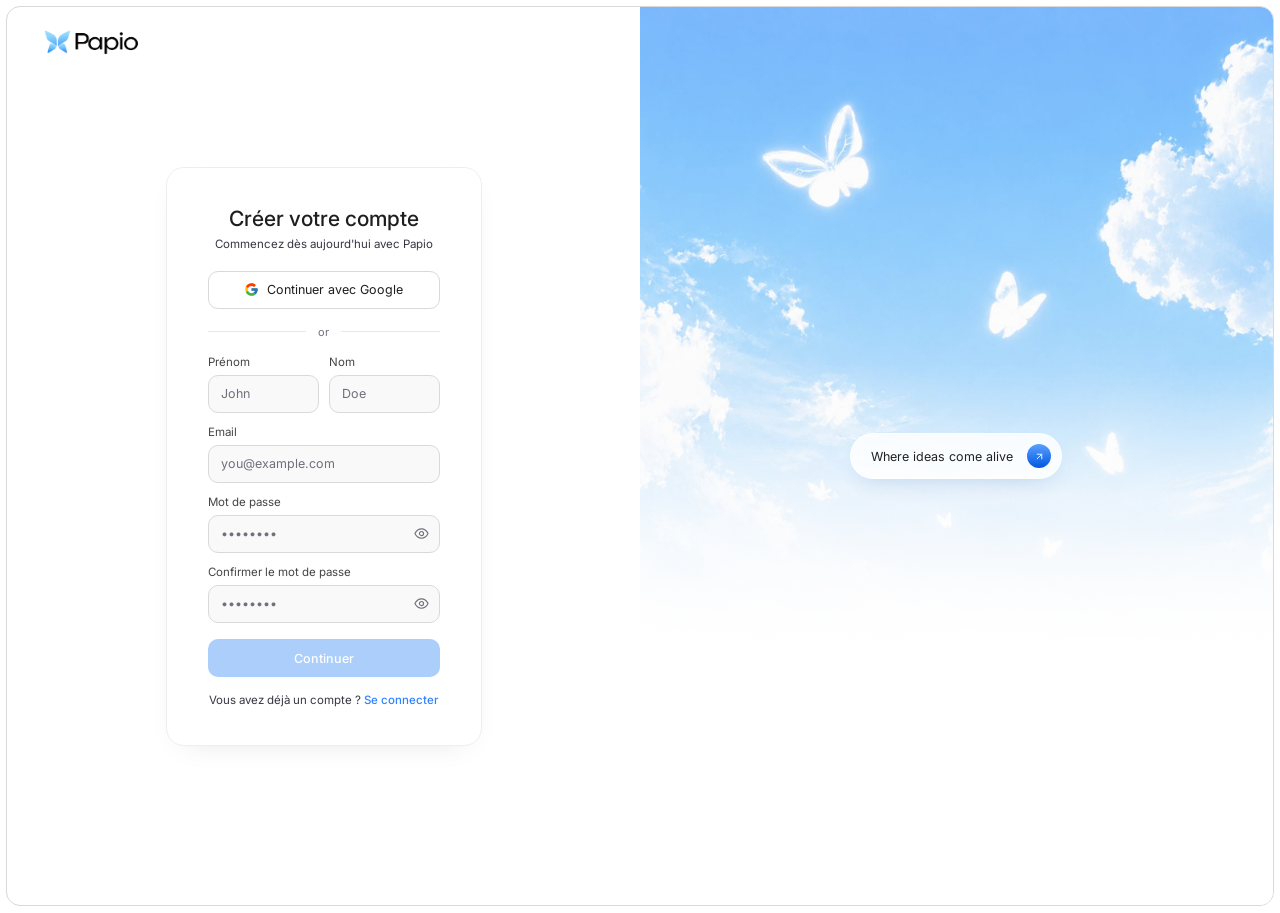
<file: website.html>
<!DOCTYPE html>
<html lang="fr">
<head>
<meta charset="UTF-8">
<meta name="viewport" content="width=device-width, initial-scale=1.0">
<title>Papio — Website</title>
<link rel="icon" href="assets/favicon_final.png">
<link href="https://fonts.googleapis.com/css2?family=Inter:wght@400;500;600;700&display=swap" rel="stylesheet">
<link rel="stylesheet" href="css/global.css">
<link rel="stylesheet" href="css/components.css">
<link rel="stylesheet" href="css/pages.css">
<link rel="stylesheet" href="css/responsive.css">
</head>
<body class="app-page">

<div class="ws-shell">
  <aside class="icon-sidebar">
    <a href="dashboard.html"><img class="app-logo-mark" src="assets/logo_mark.png" alt="Papio"></a>
    <nav>
      <button class="icon-btn active" type="button" aria-label="Site web">
        <img src="assets/icon_ws_siteweb.png" alt="">
      </button>
      <a class="icon-btn" id="iconStats" href="site-stats.html" aria-label="Statistiques">
        <img src="assets/icon_ws_stats.png" alt="">
      </a>
      <button class="icon-btn" type="button" aria-label="Modèles">
        <img src="assets/icon_ws_modeles.png" alt="">
      </button>
      <button class="icon-btn" type="button" aria-label="Partage">
        <img src="assets/icon_ws_partage.png" alt="">
      </button>
    </nav>
    <div class="icon-sidebar-bottom">
      <button class="icon-btn" type="button" aria-label="Paramètres" data-settings-trigger>
        <img src="assets/icon_ws_parametres.png" alt="">
      </button>
    </div>
  </aside>

  <div class="ws-main">
    <header class="ws-topbar">
      <div class="ws-breadcrumb" id="breadcrumbToggle">
        Landing page pour Hotel 4 étoiles
        <svg viewBox="0 0 16 15" fill="none" xmlns="http://www.w3.org/2000/svg"><path d="M7.6842 9.73875C7.8806 9.88894 8.1704 9.87806 8.35347 9.70644L11.6868 6.58144C11.8821 6.39837 11.8821 6.10164 11.6868 5.91858C11.4915 5.73553 11.1751 5.73553 10.9798 5.91858L7.99993 8.71219L5.02015 5.91858C4.82488 5.73553 4.50837 5.73553 4.31311 5.91858C4.11785 6.10164 4.11785 6.39837 4.31311 6.58144L7.64647 9.70644L7.6842 9.73875Z" fill="currentColor"/></svg>
      </div>
      <div class="ws-topbar-tools">
        <button class="icon-btn" type="button" aria-label="Générer">
          <svg viewBox="0 0 16 16" fill="none" xmlns="http://www.w3.org/2000/svg"><path d="M8 2l1 2.3L11.3 5 9 6l-1 2.3L7 6 4.7 5 7 4.3 8 2Z" stroke="currentColor" stroke-width="1" stroke-linejoin="round"/><path d="M3.2 9.5l.6 1.3 1.3.6-1.3.6-.6 1.3-.6-1.3-1.3-.6 1.3-.6.6-1.3Z" stroke="currentColor" stroke-width="1" stroke-linejoin="round"/><path d="M12.3 8.8l.7 1.6 1.6.7-1.6.7-.7 1.6-.7-1.6-1.6-.7 1.6-.7.7-1.6Z" stroke="currentColor" stroke-width="1" stroke-linejoin="round"/></svg>
        </button>
        <button class="icon-btn" type="button" aria-label="Message">
          <svg viewBox="0 0 16 16" fill="none" xmlns="http://www.w3.org/2000/svg"><rect x="2" y="3.5" width="12" height="9" rx="1.6" stroke="currentColor" stroke-width="1.2"/><path d="M2.6 4.3 8 8.3l5.4-4" stroke="currentColor" stroke-width="1.2" stroke-linecap="round"/></svg>
        </button>
      </div>

      <div class="ws-topbar-right">
        <button class="btn-outline" id="btnPartager" type="button">Partager</button>
        <button class="btn-primary" id="btnPublier" type="button">Publier</button>
        <img class="ws-avatar" src="assets/avatar_generic.png" alt="Arthur">
      </div>

      <!-- Popup : Partager votre site web -->
      <div class="ws-popup" id="popupShare">
        <h3>Partager votre site web</h3>
        <label>Link</label>
        <div class="ws-field">
          <input type="text" value="yourwebsite/papio.io" readonly>
          <button class="copy-btn" type="button">
            Copy
            <svg viewBox="0 0 14 14" fill="none" xmlns="http://www.w3.org/2000/svg"><rect x="4.5" y="4.5" width="8" height="8" rx="1.3" stroke="currentColor" stroke-width="1.1"/><path d="M2.5 9.5V2.9A1.4 1.4 0 0 1 3.9 1.5h6.1" stroke="currentColor" stroke-width="1.1"/></svg>
          </button>
        </div>
        <label class="team-label">Team</label>
        <div class="ws-team-row">
          <img src="assets/avatar_generic.png" alt="Arthur">
          <div class="who">
            <div class="name">Arthur</div>
            <div class="mail">arthur.papio@contact.com</div>
          </div>
          <div class="role">Owner</div>
        </div>
      </div>

      <!-- Popup : Pas Publié -->
      <div class="ws-popup" id="popupPublish">
        <h3>Pas Publié</h3>
        <label>Site Url <a href="#">+ Add domain</a></label>
        <div class="ws-field">
          <input type="text" value="yourwebsite/papio.io" readonly>
          <svg viewBox="0 0 14 14" fill="none" xmlns="http://www.w3.org/2000/svg" style="width:12px;height:12px;"><path d="M9.7 1.8l2.5 2.5-7.6 7.6-3 .5.5-3 7.6-7.6Z" stroke="currentColor" stroke-width="1.1" stroke-linejoin="round"/></svg>
        </div>
      </div>
    </header>

    <div class="ws-body">
      <aside class="ws-chat">
        <div class="ws-chat-messages">
          <div class="chat-bubble">Créer une LP pour un étoile 4 étoiles avec ces infos de Google maps</div>
          <div class="chat-thinking">
            <svg viewBox="0 0 16 16" fill="none" xmlns="http://www.w3.org/2000/svg"><path d="M8 1.8v2.4M8 11.8v2.4M14.2 8h-2.4M4.2 8H1.8M12.2 3.8l-1.7 1.7M5.5 10.5l-1.7 1.7M12.2 12.2l-1.7-1.7M5.5 5.5 3.8 3.8" stroke="currentColor" stroke-width="1.3" stroke-linecap="round"/></svg>
            En cours de réflexion . . .
          </div>
        </div>
        <div class="chat-input">
          <textarea placeholder="Demandez à Papio..."></textarea>
          <div class="chat-input-actions">
            <button class="icon-btn" type="button" aria-label="Ajouter">
              <svg viewBox="0 0 14 14" fill="none" xmlns="http://www.w3.org/2000/svg"><line x1="7" y1="1.5" x2="7" y2="12.5" stroke="currentColor" stroke-width="1.3" stroke-linecap="round"/><line x1="1.5" y1="7" x2="12.5" y2="7" stroke="currentColor" stroke-width="1.3" stroke-linecap="round"/></svg>
            </button>
            <span class="spacer"></span>
            <button class="btn-menu" type="button">
              Créer
              <svg viewBox="0 0 16 15" fill="none" xmlns="http://www.w3.org/2000/svg"><path d="M7.6842 9.73875C7.8806 9.88894 8.1704 9.87806 8.35347 9.70644L11.6868 6.58144C11.8821 6.39837 11.8821 6.10164 11.6868 5.91858C11.4915 5.73553 11.1751 5.73553 10.9798 5.91858L7.99993 8.71219L5.02015 5.91858C4.82488 5.73553 4.50837 5.73553 4.31311 5.91858C4.11785 6.10164 4.11785 6.39837 4.31311 6.58144L7.64647 9.70644L7.6842 9.73875Z" fill="currentColor"/></svg>
            </button>
            <button class="chat-send" type="button" aria-label="Envoyer">
              <svg viewBox="0 0 14 14" fill="none" xmlns="http://www.w3.org/2000/svg"><path d="M7 11.5V2.5M7 2.5L3 6.5M7 2.5l4 4" stroke="currentColor" stroke-width="1.5" stroke-linecap="round" stroke-linejoin="round"/></svg>
            </button>
          </div>
        </div>
      </aside>

      <main class="ws-canvas">
        <div class="ws-canvas-inner"></div>
      </main>
    </div>

    <div class="ws-floating-pill">
      <svg viewBox="0 0 16 16" fill="none" xmlns="http://www.w3.org/2000/svg"><path d="M8 1.8v2.4M8 11.8v2.4M14.2 8h-2.4M4.2 8H1.8M12.2 3.8l-1.7 1.7M5.5 10.5l-1.7 1.7M12.2 12.2l-1.7-1.7M5.5 5.5 3.8 3.8" stroke="currentColor" stroke-width="1.3" stroke-linecap="round"/></svg>
      Construction de votre offre
    </div>
  </div>
</div>

<script src="js/auth.js"></script>
<script src="js/sites-store.js"></script>
<script src="js/components.js"></script>
<script src="js/app.js"></script>
<script src="js/settings-modal.js"></script>
</body>
</html>
</file>
<file: css/global.css>
/* ===== DESIGN TOKENS (charte de couleur officielle) ===== */
:root{
  --blue1:#3083FF; --blue2:#3D8BFA; --blue-text:#3083FF; --ink:#1E1E1E; --ink2:#1E1E2A;
  --muted:#363644; --muted2:#70707D; --border:#D9D9D9; --border2:#D9D9D9;
  --bg-soft:#F3F3F3; --bg-softer:#F9F9F9; --accent-cyan:#5ABDFF;
}

/* ===== RESET ===== */
*{box-sizing:border-box; margin:0; padding:0;}
body{font-family:'Inter',sans-serif; color:#1E1E1E; background:#fff; width:100%; min-width:1600px;}
body.app-page{min-width:0;}
a{color:inherit; text-decoration:none;}
img{display:block; max-width:100%;}

/* ===== LAYOUT HELPERS ===== */
.wrap{max-width:1600px; margin:0 auto; position:relative;}
.full-bleed{width:100vw; position:relative; left:50%; right:50%; margin-left:-50vw; margin-right:-50vw;}

/* ===== SCROLL REVEAL (état initial, l'animation est pilotée par js/components.js) ===== */
.reveal{opacity:0; transform:translateY(24px); transition:opacity .7s cubic-bezier(.22,.9,.32,1), transform .7s cubic-bezier(.22,.9,.32,1);}
.reveal.in{opacity:1; transform:translateY(0);}
.cards.reveal .card:nth-child(1){transition-delay:0s;}
.cards .card.reveal:nth-of-type(1){transition-delay:0s;}
.cards .card.reveal:nth-of-type(2){transition-delay:.08s;}
.cards .card.reveal:nth-of-type(3){transition-delay:.16s;}

/* ===== INTERACTIONS PREMIUM : feedback tactile sur tout élément cliquable ===== */
a, button, .icon-btn, .app-nav-item, .toggle button, .create-dd-btn, .create-dd-item, .card-cta, .btn-soft, .btn-google, .go, .how-step, details summary{
  transition:transform .15s ease, opacity .15s ease, background-color .15s ease, box-shadow .15s ease, color .15s ease;
}
a:active, button:active, .icon-btn:active, .card-cta:active, .btn-soft:active, .btn-google:active, .go:active{transform:scale(.96);}
.btn-primary, .go, .card-cta.solid, .btn-soft{will-change:transform;}
.btn-primary:hover, .go:hover, .card-cta.solid:hover, .btn-soft:hover{transform:translateY(-1px); box-shadow:0 8px 18px -6px rgba(0,105,255,.35);}
.card{transition:transform .25s ease, box-shadow .25s ease;}
.card:hover{transform:translateY(-4px);}

/* ===== Micro-animation logo (battement d'ailes au hover) ===== */
@keyframes wingFlap{
  0%,100%{transform:scale(1,1);}
  50%{transform:scale(1,0.82);}
}
.nav-logo, .footer-logo, .signup-logo, .app-logo-mark{transform-origin:center; transition:filter .2s ease;}
a:hover > .nav-logo, a:hover > .footer-logo, a:hover > .signup-logo, a:hover > .app-logo-mark{animation:wingFlap .5s ease-in-out;}

/* ===== Parallax fond ciel ===== */
.hero-bg{will-change:transform;}
.cta-footer-wrap{will-change:background-position;}

/* ===== Hover magnétique (JS applique translate via style inline) ===== */
.btn-primary, .go, .card-cta.solid{will-change:transform;}

/* ===== Transition de page (fade) ===== */
body{opacity:1; transition:opacity .22s ease;}
body.page-fade-out{opacity:0;}

/* ===== Curseur personnalisé ===== */
.custom-cursor{position:fixed; top:0; left:0; width:9px; height:9px; margin:-4.5px 0 0 -4.5px; border-radius:50%; background:var(--blue1); pointer-events:none; z-index:9999; opacity:0; transition:transform .15s ease, opacity .2s ease, width .18s ease, height .18s ease, margin .18s ease, background .18s ease; mix-blend-mode:normal;}
.custom-cursor.visible{opacity:.85;}
.custom-cursor.hovering{width:34px; height:34px; margin:-17px 0 0 -17px; background:rgba(0,105,255,.14); border:1.5px solid var(--blue1);}
@media (hover:none){ .custom-cursor{display:none;} }

/* ===== Skeleton shimmer (Templates dashboard) ===== */
.skeleton{position:relative; overflow:hidden; background:#e9edf3; border-radius:10px;}
.skeleton::after{content:''; position:absolute; inset:0; transform:translateX(-100%); background:linear-gradient(90deg, transparent, rgba(255,255,255,.7), transparent); animation:shimmer 1.3s infinite;}
@keyframes shimmer{100%{transform:translateX(100%);}}

/* ===== Stagger apparition inputs (signup) ===== */
.stagger-in{opacity:0; transform:translateY(10px); transition:opacity .45s ease, transform .45s ease;}
.stagger-in.in{opacity:1; transform:translateY(0);}

/* ===== Toggle prix : pulse de transition ===== */
.card-price.pulse{animation:pricePulse .32s ease;}
@keyframes pricePulse{0%{opacity:.35; transform:scale(.97);}100%{opacity:1; transform:scale(1);}}
</file>
<file: css/components.css>
/* ===== NAV ===== */
.nav{position:relative; height:56px; display:flex; align-items:center; justify-content:center; background:rgba(255,255,255,.55); backdrop-filter:blur(12px); -webkit-backdrop-filter:blur(12px); border-bottom:1px solid rgba(255,255,255,.4); z-index:10;}
.nav-inner{width:1352px; display:flex; align-items:center; justify-content:space-between;}
.nav-logo{height:23px;}
.nav-links{display:flex; gap:20px; align-items:center; font-size:13px; color:rgba(0,0,0,.8); position:absolute; left:50%; transform:translateX(-50%);}
.nav-links a{display:flex; align-items:center; gap:5px;}
.nav-links img{width:13px; height:13px;}
.nav-right{display:flex; align-items:center; gap:13px;}

/* ===== BUTTONS ===== */
.btn-primary{background:linear-gradient(180deg,#5aa0ff,#0058e0); color:#fff; font-size:12.5px; padding:7px 19px; border-radius:9999px; box-shadow:0 5px 10px -4px rgba(58,137,253,.55), inset 0 1px 0 rgba(255,255,255,.45); transition:transform .15s ease, box-shadow .15s ease;}
.btn-primary:hover{transform:translateY(-1px); box-shadow:0 8px 14px -4px rgba(58,137,253,.6), inset 0 1px 0 rgba(255,255,255,.45);}
.btn-secondary{padding:6px 19px; font-size:12.5px; border-radius:9999px; background:#fff; border:1px solid rgba(0,0,0,.08); box-shadow:0 1px 2px rgba(0,0,0,.04);}
.btn-lang{padding:5px 3px; font-size:11.5px; display:flex; align-items:center; gap:5px; color:rgba(0,0,0,.75);}
.btn-lang img{width:13px; height:13px;}

/* ===== FORM FIELDS (design system) ===== */
.form-group{text-align:left;}
.form-group label{display:block; font-size:11.5px; color:#444; margin-bottom:6px;}
.form-input{width:100%; height:38px; border-radius:10px; border:1px solid #D9D9D9; background:#F9F9F9; padding:0 12px; font-family:inherit; font-size:12.5px; color:#1E1E1E;}
.form-input::placeholder{color:#70707D;}
.form-input:focus{outline:none; border-color:#9dc2ff;}
.form-input:-webkit-autofill,
.form-input:-webkit-autofill:hover,
.form-input:-webkit-autofill:focus{-webkit-text-fill-color:#1E1E1E; -webkit-box-shadow:0 0 0 1000px #F9F9F9 inset; transition:background-color 5000s ease-in-out 0s;}
.btn-google{width:100%; height:38px; border-radius:10px; border:1px solid #D9D9D9; background:#fff; display:flex; align-items:center; justify-content:center; gap:8px; font-family:inherit; font-size:12.5px; color:#1E1E1E; cursor:pointer;}
.btn-soft{width:100%; height:38px; border-radius:10px; border:none; background:#abcefa; color:#fff; font-family:inherit; font-size:12.5px; font-weight:500; cursor:pointer;}
.form-divider{display:flex; align-items:center; gap:12px; color:#70707D; font-size:11px; margin:16px 0;}
.form-divider::before,.form-divider::after{content:''; flex:1; height:1px; background:#e8e8e8;}
.form-error{font-size:11px; color:#e0433a; margin:-4px 0 4px; text-align:left;}

/* ===== Champ mot de passe avec bouton afficher/masquer ===== */
.pw-field{position:relative;}
.pw-field .form-input{padding-right:38px;}
.pw-toggle{position:absolute; right:4px; top:50%; transform:translateY(-50%); width:28px; height:28px; border:none; background:transparent; display:flex; align-items:center; justify-content:center; color:#70707D; cursor:pointer; border-radius:6px;}
.pw-toggle:hover{background:#F3F3F3; color:#444;}
.pw-toggle svg{width:15px; height:15px;}
.pw-toggle.showing{color:var(--blue-text);}

/* ===== "form card" bottom row (recherche hero + CTA) ===== */
.card-bottom-row{margin-top:auto; display:flex; align-items:center; gap:10px;}
.card-bottom-row .spacer{flex:1;}

/* ===== CTA + FOOTER (bloc bas de page, identique sur toutes les pages) ===== */
.cta-footer-wrap{
  position:relative;
  margin-top:100px;
  padding:170px 0 120px;
  text-align:center;
  background-color:#fff;
  background-image:url('../assets/cta_wings_bg.png');
  background-size:cover;
  background-position:top center;
  background-repeat:no-repeat;
}
.cta{width:1200px; margin:0 auto 100px; position:relative; z-index:1;}
.accent-title{font-size:33px; margin-bottom:33px; background:linear-gradient(90deg,#0069ff,#56c7ff,#0069ff); -webkit-background-clip:text; background-clip:text; color:transparent;}
.cta-card{width:466px; margin:0 auto; background:#fff; border-radius:23px; box-shadow:0 0 0 1px rgba(0,0,0,.08),0 20px 25px -5px rgba(0,0,0,.1),0 8px 10px -6px rgba(0,0,0,.1); padding:12px 14px; position:relative; height:100px; text-align:left; display:flex; flex-direction:column;}
.cta-card .placeholder{font-size:13.5px; color:#030303; padding:4px 2px 0; border:none; outline:none; resize:none; background:transparent; font-family:inherit; width:100%; flex:1;}
.cta-card textarea.placeholder::placeholder{color:rgba(3,3,3,.55);}
.cta-card .go{background:linear-gradient(180deg,#4a95ff,var(--blue1)); color:#fff; font-size:12.4px; padding:8px 18px; border-radius:11px; box-shadow:inset 0 1px 0 rgba(255,255,255,.4);}
/* ---- Dropdown custom "Ton site / Ton idée" ---- */
.create-dd{position:relative;}
.create-dd-btn{display:flex; align-items:center; gap:5px; border:none; background:transparent; font-family:inherit; font-size:10.9px; color:#030303; opacity:.65; cursor:pointer; padding:4px 2px; border-radius:6px; transition:opacity .15s ease, background .15s ease;}
.create-dd-btn:hover{opacity:1; background:rgba(0,0,0,.04);}
.create-dd-chevron{width:8px; height:8px; transition:transform .18s ease;}
.create-dd.open .create-dd-chevron{transform:rotate(180deg);}
.create-dd-menu{position:absolute; bottom:calc(100% + 8px); right:0; background:#fff; border:1px solid rgba(0,0,0,.08); border-radius:12px; box-shadow:0 12px 28px -8px rgba(0,0,0,.18); padding:6px; min-width:150px; opacity:0; transform:translateY(6px) scale(.97); pointer-events:none; transition:opacity .16s ease, transform .16s ease; z-index:20;}
.create-dd.open .create-dd-menu{opacity:1; transform:translateY(0) scale(1); pointer-events:auto;}
.create-dd-item{padding:9px 12px; border-radius:8px; font-size:12.5px; color:#1E1E1E; text-align:left; cursor:pointer; white-space:nowrap; transition:background .12s ease;}
.create-dd-item:hover{background:#F3F3F3;}
.create-dd-item.active{background:#eef4ff; color:var(--blue-text); font-weight:500;}

.footer{width:1200px; margin:0 auto; background:#fff; border-radius:20px; padding:46px; position:relative; z-index:1; overflow:hidden; box-shadow:0 20px 40px -20px rgba(0,80,200,.15);}
.footer-nav{display:flex; justify-content:space-between; gap:33px; position:relative; z-index:1;}
.footer-logo{height:26px; margin-bottom:33px; display:block; position:relative; z-index:1;}
.footer-col{text-align:left;}
.footer-col h4{font-size:11.5px; color:#1c1c1c; margin-bottom:13px;}
.footer-col a{display:flex; align-items:center; gap:5px; font-size:11px; color:#636363; margin-bottom:13px;}
.footer-col a img{width:12px; height:12px; opacity:.6;}
.footer-wordmark{position:absolute; left:50%; bottom:-6%; transform:translateX(-50%); width:88%; opacity:.13; pointer-events:none; z-index:0;}
.footer-bar{display:flex; justify-content:space-between; align-items:center; margin-top:60px; position:relative; z-index:1;}
.footer-bottom{display:flex; gap:33px; font-size:11.5px; color:rgba(28,28,28,.8);}

/* ===== FAQ (accordéon, identique sur toutes les pages) ===== */
.faq{width:1200px; margin:180px auto 0; text-align:center;}
.faq .tag{display:inline-flex; align-items:center; gap:5px; background:rgba(136,192,253,.1); border:1px solid rgba(136,192,253,.2); border-radius:15px; padding:6px 13px; color:#2e78ef; font-size:11.5px; font-weight:500; margin-bottom:20px;}
.faq h2{font-size:31px; color:var(--ink); margin-bottom:13px;}
.faq>p{color:rgba(20,20,20,.6); font-size:13.3px; margin-bottom:42px;}
.faq-item{max-width:660px; margin:0 auto; text-align:left; border-bottom:1px solid var(--border2); padding:0;}
.faq-item:first-child{background:#fff; border:1px solid var(--border2); border-radius:13px; box-shadow:0 14px 14px rgba(0,0,0,.05); border-bottom:1px solid var(--border2); margin-bottom:8px;}
.faq-item summary{list-style:none; display:flex; justify-content:space-between; align-items:center; font-size:15px; font-weight:600; cursor:pointer; padding:20px;}
.faq-item summary::-webkit-details-marker{display:none;}
.faq-item summary span{transition:transform .3s ease; font-weight:400; color:#999;}
.faq-item[open] summary span{transform:rotate(45deg);}
.faq-body{max-height:0; overflow:hidden; transition:max-height .35s ease, padding .35s ease; padding:0 20px;}
.faq-item[open] .faq-body{padding:0 20px 20px;}
.faq-item p{font-size:13.3px; color:rgba(20,20,20,.6); line-height:1.48;}

/* ===== SETTINGS MODAL (Paramètres) ===== */
.settings-overlay{position:fixed; inset:0; background:rgba(20,20,20,.35); backdrop-filter:blur(3px); display:flex; align-items:center; justify-content:center; z-index:200; opacity:0; pointer-events:none; transition:opacity .18s ease;}
.settings-overlay.open{opacity:1; pointer-events:auto;}
.settings-modal{width:900px; height:600px; max-height:86vh; background:#fff; border-radius:18px; box-shadow:0 30px 60px -15px rgba(0,0,0,.25); display:flex; overflow:hidden; transform:scale(.97); transition:transform .18s ease;}
.settings-overlay.open .settings-modal{transform:scale(1);}
.settings-sidebar{width:230px; flex-shrink:0; background:#F9F9F9; border-right:1px solid var(--border); padding:22px 16px; display:flex; flex-direction:column;}
.settings-sidebar h3{font-size:15px; font-weight:600; color:var(--ink); margin-bottom:16px; padding:0 6px;}
.settings-search{position:relative; margin-bottom:16px;}
.settings-search input{width:100%; height:34px; border-radius:9px; border:1px solid var(--border2); background:#fff; padding:0 30px 0 11px; font-family:inherit; font-size:12px; color:#1E1E1E;}
.settings-search svg{position:absolute; right:10px; top:50%; transform:translateY(-50%); width:13px; height:13px; color:#70707D;}
.settings-tabs{display:flex; flex-direction:column; gap:2px;}
.settings-tab{display:flex; align-items:center; gap:9px; padding:9px 10px; border-radius:9px; border:none; background:transparent; font-family:inherit; font-size:12.8px; color:#4a4a4a; cursor:pointer; text-align:left; transition:background .12s ease, color .12s ease;}
.settings-tab svg{width:15px; height:15px; flex-shrink:0;}
.settings-tab:hover{background:rgba(0,0,0,.04);}
.settings-tab.active{background:#fff; color:var(--ink); box-shadow:0 1px 3px rgba(0,0,0,.08), 0 0 0 1px var(--border2); font-weight:500;}
.settings-content{flex:1; padding:28px 34px; overflow-y:auto; position:relative;}
.settings-close{position:absolute; top:22px; right:26px; width:26px; height:26px; border-radius:50%; border:none; background:transparent; display:flex; align-items:center; justify-content:center; color:#70707D; cursor:pointer;}
.settings-close:hover{background:rgba(0,0,0,.05); color:#1E1E1E;}
.settings-header{display:flex; align-items:center; justify-content:space-between; margin-bottom:22px; padding-right:40px;}
.settings-header h2{font-size:17px; font-weight:600; color:var(--ink);}
.settings-field{margin-bottom:20px; max-width:480px;}
.settings-field label{display:flex; align-items:center; justify-content:space-between; font-size:12px; color:#444; margin-bottom:8px;}
.settings-link{color:var(--blue-text); font-size:12px; font-weight:500;}
.settings-textarea{height:88px; padding:10px 12px; resize:none; line-height:1.4;}

.connector-grid{display:grid; grid-template-columns:1fr 1fr; gap:12px;}
.connector-card{display:flex; align-items:center; gap:12px; border:1px solid var(--border); border-radius:13px; padding:14px; background:#fff;}
.connector-icon{width:34px; height:34px; border-radius:9px; object-fit:contain; flex-shrink:0;}
.connector-info{flex:1; min-width:0;}
.connector-name{font-size:13px; font-weight:600; color:var(--ink); margin-bottom:2px;}
.connector-info p{font-size:11.3px; color:#8a8a8a; line-height:1.3;}
.connector-btn{flex-shrink:0; font-size:11.5px; padding:6px 14px; color:var(--blue-text); border-color:rgba(51,133,249,.35);}

.team-section-label{font-size:11.5px; color:#70707D; font-weight:500; margin-bottom:10px;}
.team-member-row{display:flex; align-items:center; gap:12px; padding:12px 0; border-bottom:1px solid var(--border);}
.team-avatar{width:34px; height:34px; border-radius:50%; object-fit:cover; flex-shrink:0;}
.team-who{flex:1; min-width:0;}
.team-name{font-size:13px; font-weight:500; color:var(--ink);}
.team-you{font-weight:400; color:#70707D;}
.team-mail{font-size:11.3px; color:#8a8a8a;}
.role-select{font-family:inherit; font-size:12px; color:#444; border:1px solid var(--border2); border-radius:8px; padding:6px 10px; background:#fff;}

.settings-danger-zone{margin-top:40px; border-top:1px solid var(--border); padding-top:20px; max-width:560px;}
.settings-danger-label{font-size:11px; color:#e0433a; font-weight:600; text-transform:uppercase; letter-spacing:.03em; margin-bottom:10px;}
.settings-danger-row{display:flex; align-items:center; justify-content:space-between; gap:16px; border:1px solid rgba(224,67,58,.25); background:rgba(224,67,58,.03); border-radius:12px; padding:14px 16px;}
.settings-danger-title{font-size:13px; font-weight:500; color:#1E1E1E; margin-bottom:2px;}
.settings-danger-row p{font-size:11.5px; color:#8a8a8a;}
.settings-danger-btn{flex-shrink:0; color:#e0433a; border-color:rgba(224,67,58,.35);}
.settings-danger-btn:hover{background:rgba(224,67,58,.06);}

/* ===== Mobile menu toggle (sidebar app-shell) — masqué par défaut, activé en media query ===== */
.mobile-menu-btn{display:none; width:34px; height:34px; border-radius:9px; border:1px solid var(--border2); background:#fff; align-items:center; justify-content:center; cursor:pointer;}
.mobile-menu-btn svg{width:16px; height:16px; color:#1E1E1E;}
</file>
<file: css/pages.css>
/* ============================================================
   HOME
   ============================================================ */
.hero{position:relative; margin-top:-56px; padding:0; text-align:center; overflow:hidden; min-height:100vh; display:flex; flex-direction:column; justify-content:flex-start;}
.hero-bg{position:absolute !important; top:0; left:0; width:100%; z-index:0; pointer-events:none;}
.hero-fade{position:absolute; left:0; right:0; bottom:0; height:260px; background:linear-gradient(180deg,rgba(255,255,255,0),#fff); z-index:0; pointer-events:none;}
.hero>*:not(.hero-bg):not(.hero-fade):not(.badge-glow-wrap){position:relative; z-index:1;}
.hero h1{font-size:33px; font-weight:400; line-height:1.2; max-width:690px; margin:0 auto 30px; margin-top:255px;}
.hero h1 .accent{background:linear-gradient(90deg,#0a3d91,#0069ff); -webkit-background-clip:text; background-clip:text; color:transparent;}
.badge-glow-wrap{position:absolute; top:166px; left:50%; transform:translateX(-50%); display:inline-flex; align-items:center; z-index:2;}
.badge-glow{position:absolute; left:-34px; top:50%; width:80px; height:80px; transform:translateY(-50%); background:radial-gradient(circle,rgba(255,255,255,.9),rgba(255,255,255,0) 70%); filter:blur(3px); pointer-events:none;}
.trusted-badge{height:44px; position:relative; z-index:1;}
.search-card{width:720px; margin:0 auto; background:#fff; border-radius:17px; box-shadow:0 0 0 1px rgba(0,0,0,.08),0 20px 25px -5px rgba(0,0,0,.1),0 8px 10px -6px rgba(0,0,0,.1); padding:12px 14px; text-align:left; position:relative; height:126px; display:flex; flex-direction:column;}
.search-card .placeholder{font-size:14.5px; color:#030303; padding:4px 2px 0; border:none; outline:none; resize:none; background:transparent; font-family:inherit; width:100%; flex:1;}
.search-card textarea.placeholder::placeholder{color:rgba(3,3,3,.55);}
.search-card .go{background:linear-gradient(180deg,#4a95ff,var(--blue1)); color:#fff; font-size:12.4px; padding:8px 18px; border-radius:11px; display:flex; align-items:center; gap:5px; box-shadow:inset 0 1px 0 rgba(255,255,255,.4);}
.search-card .attach{width:20px; height:20px; opacity:.5;}
.badge-row{display:flex; justify-content:center; gap:20px; margin-top:46px;}
.badge-row img{height:40px;}

.how{width:1200px; margin:0 auto 0; display:flex; gap:66px; align-items:flex-start;}
.how-left{flex:0 0 540px;}
.how-left .eyebrow{color:var(--blue-text); font-size:20px; margin-bottom:16px;}
.how-left h2{font-size:36px; line-height:1.35; color:var(--ink2); margin-bottom:32px;}
.how-step{padding:19px 0; border-top:1px solid rgba(0,0,0,.15); cursor:pointer;}
.how-step:first-child{border-top:1px solid #000;}
.how-step h3{font-size:21px; color:rgba(0,0,0,.4); transition:color .25s ease;}
.how-step.active h3{color:#000;}
.how-step-body{max-height:0; overflow:hidden; transition:max-height .35s ease, opacity .35s ease; opacity:0;}
.how-step.active .how-step-body{max-height:80px; opacity:1;}
.how-step p{font-size:13.6px; color:#000; margin-top:9px; line-height:1.45;}
.how-right{flex:1; background:#fff; border:1px solid #f3f3f3; border-radius:11px; box-shadow:0 6px 10px -6px rgba(0,0,0,.09); overflow:hidden; height:445px; position:relative;}
.how-right img{width:100%; height:100%; object-fit:cover; animation:float-y 5s ease-in-out infinite;}
@keyframes float-y{0%,100%{transform:translateY(0)}50%{transform:translateY(-8px)}}

.testi{width:1200px; margin:180px auto 0; text-align:center;}
.testi .btn-primary{margin-bottom:20px; display:inline-block;}
.testi h2{font-size:44px; margin-bottom:8px; letter-spacing:-1px;}
.testi p{color:var(--muted); font-size:13.7px; margin-bottom:10px;}
.globe-wrap{width:100%; max-width:1180px; height:600px; margin:20px auto 0; position:relative;}
.globe-wrap canvas{display:block; width:100%; height:100%; opacity:0; transform:scale(.96); transition:opacity .9s cubic-bezier(.22,.9,.32,1), transform .9s cubic-bezier(.22,.9,.32,1);}
.globe-wrap canvas.in{opacity:1; transform:scale(1);}

.offers{width:1140px; margin:100px auto 0; text-align:center; padding:50px 0;}
.offers h2{font-size:33px; color:var(--ink2); margin-bottom:50px; line-height:1.3;}
.offer-grid{display:flex; justify-content:center; gap:33px; padding:0 33px; flex-wrap:wrap;}
.offer{flex:1; min-width:250px; max-width:350px; text-align:left;}
.offer img{width:100%; border-radius:10px; margin-bottom:20px;}
.offer h3{font-size:16.5px; margin-bottom:10px;}
.offer p{font-size:13.3px; color:var(--muted2); line-height:1.4;}
.offer .btn-primary{margin-top:20px; display:inline-block;}

/* ============================================================
   PRICING
   ============================================================ */
.pricing-hero{position:relative; margin-top:-56px; padding-top:96px; padding-bottom:60px; text-align:center; overflow:hidden;
  background-color:#eaf4ff;
  background-image:url('../assets/pricing_bg_sky.jpg');
  background-size:cover;
  background-position:top center;
  background-repeat:no-repeat;
}
.pricing-hero::after{content:'';position:absolute; left:0; right:0; bottom:0; height:140px; background:linear-gradient(180deg,rgba(255,255,255,0),#fff); pointer-events:none;}
.pricing-hero>*{position:relative; z-index:1;}
.pricing-hero h1{font-size:38px; font-weight:400; margin:0 auto 24px; max-width:900px;}

.toggle{display:inline-flex; align-items:center; background:#eef2f6; border-radius:9999px; padding:3px; gap:1px; position:relative;}
.toggle button{border:none; background:transparent; font-family:inherit; font-size:11.5px; color:rgba(0,0,0,.55); padding:7px 14px; border-radius:9999px; cursor:pointer; display:flex; align-items:center; gap:6px; transition:color .2s ease;}
.toggle button.active{background:#fff; color:var(--blue-text); box-shadow:0 2px 6px rgba(0,0,0,.08);}
.toggle .off-badge{background:var(--blue1); color:#fff; font-size:9px; font-weight:600; padding:2px 6px; border-radius:9999px;}

.cards{width:1380px; margin:36px auto 0; display:flex; align-items:flex-start; justify-content:center; gap:22px;}
.card{background:#f3f3f3; border-radius:18px; padding:18px; width:358px; flex-shrink:0; text-align:left; position:relative;}
.card.featured{background:#f3f3f3; border:2px solid #5da1f8; padding-top:17px; transform:translateY(-14px); box-shadow:0 16px 30px -12px rgba(70,140,255,.35);}
.card h3{font-size:22px; font-weight:500; display:inline-block; margin-right:7px;}
.card-badge{display:inline-block; background:var(--blue1); color:#fff; font-size:9.5px; font-weight:600; padding:2.5px 8px; border-radius:9999px; vertical-align:middle;}
.card-price{margin-top:15px; display:flex; align-items:baseline; gap:8px; flex-wrap:wrap;}
.card-price .old{font-size:13.5px; color:#8b93a8; text-decoration:line-through;}
.card-price .new{font-size:21px; font-weight:600; color:#1E1E1E;}
.card-period{font-size:10.5px; color:var(--muted); margin-top:3px;}
.card-select{margin-top:14px; width:100%; height:34px; border-radius:9px; border:1px solid #D9D9D9; background:#fff; display:flex; align-items:center; justify-content:space-between; padding:0 12px; font-size:11.5px; color:#333;}
.card-select img{width:13px; height:13px; opacity:.5;}
.card-cta{margin-top:10px; width:100%; height:34px; border-radius:9px; border:none; font-family:inherit; font-size:12px; font-weight:500; cursor:pointer;}
.card-cta.ghost{background:#fff; border:1px solid #D9D9D9; color:#1E1E1E;}
.card-cta.solid{background:linear-gradient(180deg,#5aa0ff,#0058e0); color:#fff; box-shadow:0 6px 14px -6px rgba(30,110,255,.55);}
.card-divider{height:1px; background:#D9D9D9; margin:16px 0 13px;}
.card-features{list-style:none; display:flex; flex-direction:column; gap:10px;}
.card-features li{display:flex; align-items:center; gap:9px; font-size:11.5px;}
.card-features li.off{color:#a9adb5;}
.check{width:17px; height:17px; border-radius:50%; background:#22c55e; flex:0 0 17px; display:flex; align-items:center; justify-content:center;}
.check svg{width:9px; height:9px;}
.cross{width:17px; height:17px; flex:0 0 17px; display:flex; align-items:center; justify-content:center; color:#b7bbc2; font-size:12px;}

/* ============================================================
   SIGN UP
   ============================================================ */
.signup-shell{height:100vh; margin:0.5vw; border:1px solid #D9D9D9; border-radius:14px; display:flex; overflow:hidden;}
.signup-left{width:50%; position:relative; display:flex; flex-direction:column;}
.signup-logo{position:absolute; top:2vh; left:2.5vw; height:5vh; min-height:20px; max-height:34px;}
.signup-form-wrap{flex:1; display:flex; align-items:center; justify-content:center;}
.signup-card{width:50%; min-width:280px; max-width:460px; border:1px solid #eee; border-radius:18px; padding:6% 6.5%; text-align:center; box-shadow:0 10px 30px -18px rgba(0,0,0,.15);}
.signup-card h1{font-size:21px; font-weight:500; margin-bottom:6px;}
.signup-card .sub{font-size:11.5px; color:var(--muted); margin-bottom:20px;}
.signup-row{display:flex; gap:10px;}
.signup-row .form-group{flex:1; margin-top:0;}
.signup-card > form > .form-group + .form-group,
.signup-card > form > .signup-row + .form-group,
.signup-card > form > .form-group + .signup-row{margin-top:12px;}
.signup-card .btn-soft{margin-top:16px;}
.signup-foot{font-size:11.5px; color:var(--muted); margin-top:16px;}
.signup-foot a{color:var(--blue-text); font-weight:500;}

.signup-right{width:50%; position:relative; background:#fff; display:flex; align-items:center; justify-content:center;}
.signup-right-bg{position:absolute; top:0; left:0; width:100%; height:72%; object-fit:cover; object-position:top;}
.signup-right-fade{position:absolute; top:0; left:0; right:0; height:72%; background:linear-gradient(180deg,rgba(255,255,255,0) 55%,#fff 100%);}
.signup-pill{position:relative; z-index:1; display:flex; align-items:center; gap:14px; background:rgba(255,255,255,.85); border:1px solid rgba(255,255,255,.6); box-shadow:0 10px 25px -12px rgba(0,60,150,.2); border-radius:9999px; padding:10px 10px 10px 20px; font-size:12.5px; color:#222;}
.signup-pill .dot{width:24px; height:24px; border-radius:50%; background:linear-gradient(180deg,#5aa0ff,#0058e0); display:flex; align-items:center; justify-content:center;}
.signup-pill .dot img{width:11px; height:11px;}

/* ============================================================
   DASHBOARD (frame Figma 81:3174)
   Le GenerationBox est le composant partagé .search-card (voir section HOME) :
   une seule implémentation, réutilisée telle quelle par la Home et le Dashboard.
   ============================================================ */
.app-shell{display:flex; height:100vh; min-width:1280px; overflow:hidden; background:#fff; font-size:15px;}

/* ---- Sidebar ---- */
.app-sidebar{width:20%; min-width:310px; max-width:340px; flex-shrink:0; display:flex; flex-direction:column; padding:24px 20px; border-right:1px solid var(--border); height:100%; transition:width .2s ease, min-width .2s ease, max-width .2s ease, padding .2s ease;}
.app-sidebar-top{display:flex; align-items:center; justify-content:space-between; margin-bottom:24px;}
.app-logo-mark{height:30px;}
.icon-btn{width:26px; height:26px; border-radius:7px; border:none; background:transparent; display:flex; align-items:center; justify-content:center; color:#1E1E1E; cursor:pointer;}
.icon-btn svg{width:14px; height:14px;}
.icon-btn:hover{background:#F3F3F3;}
.app-search{position:relative; margin-bottom:22px;}
.app-search input{width:100%; height:40px; border-radius:9999px; border:1px solid var(--border2); background:#F9F9F9; padding:0 38px 0 16px; font-family:inherit; font-size:13.5px; color:#1E1E1E;}
.app-search input::placeholder{color:#70707D;}
.app-search svg{position:absolute; right:14px; top:50%; transform:translateY(-50%); width:15px; height:15px; color:#70707D;}

.app-nav{display:flex; flex-direction:column; gap:3px;}
.app-nav-item{display:flex; align-items:center; gap:12px; padding:10px 12px; border-radius:9px; font-size:14px; color:#1E1E1E; white-space:nowrap;}
.app-nav-item svg{width:17px; height:17px; flex-shrink:0; color:#1E1E1E;}
.app-nav-item:hover{background:#F3F3F3;}
.app-nav-item.active{background:#f0f0f0; font-weight:500;}
.nav-emoji{font-size:11px; line-height:1; vertical-align:1px;}
.app-sidebar.collapsed .nav-emoji{display:none;}

.app-sidebar-bottom{margin-top:auto; display:flex; flex-direction:column; gap:3px;}
.upgrade-box{border:1px solid var(--border2); border-radius:13px; padding:14px; margin-bottom:10px;}
.upgrade-box-head{display:flex; align-items:center; justify-content:space-between; margin-bottom:6px;}
.upgrade-box-head span{color:var(--blue-text); font-weight:600; font-size:14px;}
.upgrade-box-head svg{width:16px; height:16px; color:var(--blue-text);}
.upgrade-box p{font-size:12px; color:var(--muted);}

/* ---- Sidebar réduite (toggle) ---- */
.app-sidebar.collapsed{width:68px; min-width:68px; max-width:68px; padding:24px 14px;}
.app-sidebar.collapsed .app-search,
.app-sidebar.collapsed .app-nav-item span,
.app-sidebar.collapsed .upgrade-box{display:none;}
.app-sidebar.collapsed .app-nav-item{justify-content:center; padding:10px 0;}
.app-sidebar.collapsed .app-sidebar-top{justify-content:center; flex-direction:column; gap:12px;}

/* ---- Main ---- */
.app-main{flex:1; display:flex; flex-direction:column; min-width:0; height:100%;}
.app-topbar{display:flex; align-items:center; justify-content:space-between; padding:20px 36px; border-bottom:1px solid var(--border);}
.btn-upgrade-plan{padding:9px 20px; border-radius:9999px; border:1px solid var(--border2); background:#fff; font-family:inherit; font-size:14px; color:#1E1E1E; cursor:pointer;}
.app-topbar-right{display:flex; align-items:center; gap:18px; position:relative;}
.logout-menu{display:none; position:absolute; top:calc(100% + 8px); right:0; background:#fff; border:1px solid var(--border2); border-radius:10px; box-shadow:0 14px 30px -10px rgba(0,0,0,.18); overflow:hidden; z-index:30;}
.logout-menu.open{display:block;}
.logout-menu button{width:180px; padding:10px 18px; background:none; border:none; font-family:inherit; font-size:12.5px; color:#1E1E1E; text-align:left; cursor:pointer; white-space:nowrap;}
.logout-menu button:hover{background:#F3F3F3;}
.logout-menu button.danger{color:#e0433a; border-top:1px solid var(--border);}
.logout-menu button.danger:hover{background:#faf4f4;}
.app-topbar-right svg{width:20px; height:20px; color:#1E1E1E;}
.app-avatar{width:38px; height:38px; border-radius:50%; object-fit:cover;}
.app-topbar-right .chevron{width:11px; height:11px; color:#70707D;}

.app-content{flex:1; overflow-y:auto; overflow-x:hidden; position:relative; background-color:#fff; background-image:url('../assets/hero_bg.jpg'); background-size:cover; background-repeat:no-repeat; background-position:top center; padding:80px 40px 50px; text-align:center;}
.app-content h1{font-size:25px; font-weight:500; color:#1E1E1E; margin-bottom:20px;}

/* GenerationBox : légèrement plus compact que sur la Home, remonté */
.app-content .search-card{margin:0 auto; width:620px; height:108px; padding:10px 13px;}

.templates-section{max-width:1000px; min-height:300px; margin:44px auto 0; text-align:left; background:rgba(255,255,255,.55); backdrop-filter:blur(8px); -webkit-backdrop-filter:blur(8px); border:1px solid rgba(255,255,255,.7); border-radius:20px; padding:26px 28px; box-shadow:0 8px 30px -12px rgba(0,0,0,.12);}
.templates-section h2{font-size:16px; font-weight:600; color:#1E1E1E;}

/* ============================================================
   TES SITES WEB (liste) — mêmes composants que Dashboard/Pricing
   ============================================================ */
.sites-content{text-align:left; padding:40px 44px 60px; background-image:none; align-items:stretch;}
.sites-head{display:flex; align-items:flex-start; justify-content:space-between; max-width:1180px; margin:0 auto;}
.sites-head h1{font-size:22px; font-weight:500; color:#1E1E1E; margin-bottom:6px;}
.sites-sub{font-size:13px; color:var(--muted);}
.sites-head .btn-primary{display:flex; align-items:center; white-space:nowrap;}

.sites-toggle{max-width:1180px; margin:22px auto 0; display:flex;}
.chip-filter{flex-wrap:wrap; height:auto; padding:4px;}
.chip-filter button{white-space:nowrap;}

/* ---- Modèles : badge catégorie + carte pleine (pas d'actions ..., lecture seule + Utiliser) ---- */
.template-card .site-status.category{background:#eef4ff; color:var(--blue-text);}
.template-card .site-card-actions .btn-primary{flex:1.4; text-align:center; font-size:11px; padding:7px 8px; white-space:nowrap;}

.sites-grid{max-width:1180px; margin:22px auto 0; display:grid; grid-template-columns:repeat(auto-fill,minmax(270px,1fr)); gap:22px;}

.site-card{background:#f3f3f3; border-radius:18px; padding:10px; text-align:left; transition:transform .2s ease, box-shadow .2s ease;}
.site-card:hover{transform:translateY(-3px); box-shadow:0 14px 26px -14px rgba(0,0,0,.18);}
/* Vignette : même canvas de prévisualisation que celui du Website Builder (.ws-canvas-inner), pas une image générique */
.site-thumb{position:relative; height:150px; border-radius:14px; overflow:hidden; background:#f2f2f2;}
.site-thumb .site-thumb-mark{position:absolute; left:50%; top:50%; width:32px; height:32px; margin:-16px 0 0 -16px; opacity:.28;}
.site-status{position:absolute; top:10px; left:10px; z-index:2; font-size:9.5px; font-weight:600; padding:3px 9px; border-radius:9999px;}
.site-status.published{background:var(--blue1); color:#fff;}
.site-status.draft{background:#fff; color:#636363; border:1px solid var(--border2);}
.site-menu-btn{position:absolute; top:6px; right:6px; z-index:2; background:rgba(255,255,255,.85);}
.site-menu-btn:hover{background:#fff;}
.site-menu{display:none; position:absolute; top:40px; right:6px; z-index:20; background:#fff; border:1px solid var(--border2); border-radius:10px; box-shadow:0 14px 30px -10px rgba(0,0,0,.18); overflow:hidden; min-width:140px;}
.site-menu.open{display:block;}
.site-menu button{display:block; width:100%; padding:9px 14px; background:none; border:none; font-family:inherit; font-size:12px; color:#1E1E1E; text-align:left; cursor:pointer; white-space:nowrap;}
.site-menu button:hover{background:#F3F3F3;}
.site-menu button.danger{color:#e0433a;}
.site-menu button.danger:hover{background:#faf4f4;}
.site-card-body{padding:14px 8px 4px;}
.site-name{font-size:14px; font-weight:500; color:#1E1E1E; margin-bottom:4px;}
.site-name-input{font-family:inherit; font-size:14px; font-weight:500; color:#1E1E1E; margin-bottom:4px; width:100%; border:1px solid #9dc2ff; border-radius:6px; padding:2px 6px; background:#fff;}
.site-meta{font-size:11.5px; color:var(--muted);}
.site-card-actions{display:flex; gap:8px; padding:12px 8px 6px;}
.site-card-actions .btn-outline{flex:1; text-align:center; font-size:12px; padding:7px 10px;}

.sites-empty{max-width:1180px; margin:60px auto 0; text-align:center; color:var(--muted); font-size:13px;}

/* ---- État vide / erreur générique (réutilisé : Tes sites web, Dashboard, Website, 404) ---- */
.state-block{max-width:420px; margin:80px auto 0; text-align:center;}
.state-block.state-compact{margin:36px auto;}
.state-icon{width:56px; height:56px; margin:0 auto 18px; border-radius:16px; background:#f3f3f3; display:flex; align-items:center; justify-content:center;}
.state-icon img{width:26px; height:26px; opacity:.6;}
.state-icon svg{width:24px; height:24px; color:#70707D;}
.state-block h2{font-size:17px; font-weight:500; color:#1E1E1E; margin-bottom:8px;}
.state-block p{font-size:13px; color:var(--muted); margin-bottom:20px; line-height:1.5;}
.state-block .btn-primary,.state-block .btn-outline{display:inline-block;}
.state-block .state-actions{display:flex; gap:10px; justify-content:center;}

.sites-empty-state{max-width:420px; margin:80px auto 0; text-align:center;}
.sites-empty-icon{width:56px; height:56px; margin:0 auto 18px; border-radius:16px; background:#f3f3f3; display:flex; align-items:center; justify-content:center;}
.sites-empty-icon img{width:26px; height:26px; opacity:.6;}
.sites-empty-state h2{font-size:17px; font-weight:500; color:#1E1E1E; margin-bottom:8px;}
.sites-empty-state p{font-size:13px; color:var(--muted); margin-bottom:20px;}
.sites-empty-state .btn-primary{display:inline-block;}

/* ---- 404 (page publique) ---- */
.error-hero{margin-top:-56px; padding:210px 0 120px; text-align:center; min-height:70vh; display:flex; flex-direction:column; align-items:center; justify-content:center;}
.error-hero-full{min-height:100vh; padding:0;}
.error-hero .code{font-size:88px; font-weight:600; letter-spacing:-3px; background:linear-gradient(90deg,#0069ff,#56c7ff,#0069ff); -webkit-background-clip:text; background-clip:text; color:transparent; line-height:1;}
.error-hero h1{font-size:26px; font-weight:500; color:#1E1E1E; margin:18px 0 10px;}
.error-hero p{font-size:14px; color:var(--muted); margin-bottom:28px; max-width:420px;}
.error-hero .state-actions{display:flex; gap:12px;}

/* ---- Modal Aperçu (overlay + carte, mêmes tokens que .ws-popup) ---- */
.site-preview-overlay{display:none; position:fixed; inset:0; background:rgba(20,20,20,.4); z-index:100; align-items:center; justify-content:center;}
.site-preview-overlay.open{display:flex;}
.site-preview-card{position:relative; width:420px; max-width:90vw; background:#fff; border-radius:18px; box-shadow:0 24px 60px -16px rgba(0,0,0,.28); padding:20px; text-align:left;}
.site-preview-close{position:absolute; top:12px; right:12px;}
.site-preview-thumb{height:220px; border-radius:14px; overflow:hidden; background:#f2f2f2; margin-bottom:16px;}
.site-preview-canvas{width:100%; height:100%; background:#f2f2f2;}
.site-preview-info h3{font-size:15px; font-weight:500; color:#1E1E1E; margin-bottom:4px;}
.site-preview-info p{font-size:12px; color:var(--muted);}
.site-preview-actions{display:flex; gap:10px; margin-top:18px;}
.site-preview-actions a{flex:1; text-align:center;}
.site-preview-actions a.disabled{opacity:.45; pointer-events:none;}

@media (max-width:900px){
  .sites-grid{grid-template-columns:repeat(auto-fill,minmax(220px,1fr));}
}

/* ============================================================
   WEBSITE — Page Principal (frames Figma 91:5994 / 101:173 / 111:400)
   ============================================================ */
.ws-shell{display:flex; height:100vh; min-width:1100px; overflow:hidden; background:#fff; font-size:14px;}

.icon-sidebar{width:64px; flex-shrink:0; display:flex; flex-direction:column; align-items:center; gap:22px; padding:18px 0; border-right:1px solid var(--border); height:100%;}
.icon-sidebar .app-logo-mark{height:24px; margin-bottom:6px;}
.icon-sidebar nav{display:flex; flex-direction:column; gap:14px;}
.icon-sidebar-bottom{margin-top:auto;}
.icon-sidebar .icon-btn{width:34px; height:34px; border-radius:9px;}
.icon-sidebar .icon-btn svg{width:18px; height:18px;}
.icon-sidebar .icon-btn img{width:18px; height:18px; object-fit:contain;}
.icon-sidebar .icon-btn.active{background:#f0f0f0;}

.ws-main{flex:1; display:flex; flex-direction:column; min-width:0; height:100%; position:relative;}
.ws-topbar{display:flex; align-items:center; gap:14px; padding:14px 24px; border-bottom:1px solid var(--border);}
.ws-breadcrumb{display:flex; align-items:center; gap:6px; font-size:13.5px; color:#1E1E1E; cursor:pointer;}
.ws-breadcrumb svg{width:11px; height:11px; color:#70707D;}
.ws-topbar-tools{display:flex; align-items:center; gap:6px; margin-left:14px;}
.ws-topbar-tools .icon-btn{width:30px; height:30px; border-radius:8px; background:#F3F3F3;}
.ws-topbar-tools .icon-btn svg{width:15px; height:15px;}
.ws-topbar-right{display:flex; align-items:center; gap:10px; margin-left:auto;}
.btn-outline{padding:7px 16px; border-radius:9999px; border:1px solid var(--border2); background:#fff; font-family:inherit; font-size:12.5px; color:#1E1E1E; cursor:pointer;}
.ws-avatar{width:30px; height:30px; border-radius:50%; object-fit:cover;}

.ws-popup{position:absolute; top:52px; right:24px; width:280px; background:#fff; border-radius:14px; box-shadow:0 20px 40px -12px rgba(0,0,0,.18); border:1px solid rgba(0,0,0,.06); padding:18px; z-index:20; display:none; text-align:left;}
.ws-popup.open{display:block;}
.ws-popup h3{font-size:15px; font-weight:500; margin-bottom:14px;}
.ws-popup label{display:flex; align-items:center; justify-content:space-between; font-size:11.5px; color:#444; margin-bottom:6px;}
.ws-popup label a{color:var(--blue-text); font-weight:500;}
.ws-field{display:flex; align-items:center; gap:8px; border:1px solid var(--border2); border-radius:9px; padding:0 4px 0 10px; height:34px;}
.ws-field input{flex:1; border:none; outline:none; font-family:inherit; font-size:11.5px; color:#1E1E1E; background:transparent;}
.ws-field svg{width:13px; height:13px; color:#70707D; flex-shrink:0;}
.ws-field .copy-btn{background:linear-gradient(180deg,#5aa0ff,#0058e0); color:#fff; font-size:11px; border:none; border-radius:7px; padding:6px 10px; display:flex; align-items:center; gap:5px; cursor:pointer;}
.ws-popup .team-label{margin-top:16px;}
.ws-team-row{display:flex; align-items:center; gap:10px; border:1px solid var(--border2); border-radius:10px; padding:8px 10px;}
.ws-team-row img{width:30px; height:30px; border-radius:50%; object-fit:cover;}
.ws-team-row .who{flex:1;}
.ws-team-row .who .name{font-size:12px; color:#1E1E1E;}
.ws-team-row .who .mail{font-size:10px; color:var(--muted);}
.ws-team-row .role{font-size:10.5px; color:var(--muted);}

.ws-body{flex:1; display:flex; min-height:0;}
.ws-chat{width:280px; flex-shrink:0; border-right:1px solid var(--border); display:flex; flex-direction:column; padding:16px;}
.ws-chat-messages{flex:1; display:flex; flex-direction:column; gap:14px; overflow-y:auto;}
.chat-bubble{background:#F3F3F3; border-radius:12px; padding:10px 12px; font-size:12px; color:#333; line-height:1.4;}
.chat-thinking{display:flex; align-items:center; gap:6px; font-size:12px; color:#666;}
.chat-thinking svg{width:13px; height:13px; animation:spin 1.2s linear infinite;}
@keyframes spin{to{transform:rotate(360deg);}}

.chat-input{border:1px solid var(--border2); border-radius:14px; padding:10px; margin-top:10px;}
.chat-input textarea{width:100%; height:44px; border:none; outline:none; resize:none; font-family:inherit; font-size:12px; color:#1E1E1E; background:transparent;}
.chat-input textarea::placeholder{color:#70707D;}
.chat-input-actions{display:flex; align-items:center; gap:8px; margin-top:4px;}
.chat-input-actions .icon-btn{width:26px; height:26px; border:1px solid var(--border2); border-radius:9999px;}
.chat-input-actions .icon-btn svg{width:12px; height:12px;}
.btn-menu{display:flex; align-items:center; gap:6px; padding:8px 14px; border-radius:9999px; background:#f2f2f2; font-family:inherit; font-size:12.5px; color:#1E1E1E; border:none; cursor:pointer;}
.btn-menu svg{width:10px; height:10px;}
.chat-input-actions .btn-menu{padding:5px 10px; font-size:11px; white-space:nowrap; flex-shrink:0;}
.chat-send{width:28px; height:28px; border-radius:50%; border:none; background:linear-gradient(180deg,#5aa0ff,#0058e0); color:#fff; display:flex; align-items:center; justify-content:center; cursor:pointer;}
.chat-send svg{width:13px; height:13px;}

.ws-canvas{flex:1; display:flex; align-items:center; justify-content:center; padding:24px; background:#fff;}
.ws-canvas-inner{width:100%; height:100%; background:#f2f2f2; border-radius:14px;}

.ws-floating-pill{position:absolute; left:50%; bottom:28px; transform:translateX(-50%); background:#fff; border:1px solid var(--border2); box-shadow:0 10px 25px -10px rgba(0,0,0,.15); border-radius:9999px; padding:9px 18px; display:flex; align-items:center; gap:8px; font-size:12.5px; color:#1E1E1E;}
.ws-floating-pill svg{width:14px; height:14px; animation:spin 1.6s linear infinite; color:var(--blue-text);}

/* ============================================================
   STATISTIQUES (icon-sidebar -> onglet "Statistiques")
   Mêmes tokens que le reste de l'app : bordures, rayons, ombres, bleu.
   ============================================================ */
.ws-stats{flex:1; overflow-y:auto; padding:24px 32px 40px; background:#fff;}
.stats-filters{display:flex; gap:10px; margin-bottom:20px;}
.stats-select{width:auto; min-width:84px; padding:0 12px; gap:8px; cursor:pointer;}
.stats-select img{width:9px; height:9px;}

.stats-cards{display:grid; grid-template-columns:repeat(4,1fr); gap:16px; margin-bottom:20px;}
.stat-card{border:1px solid var(--border); border-radius:14px; padding:16px 18px; display:flex; flex-direction:column; gap:8px;}
.stat-label{font-size:12px; color:var(--muted);}
.stat-value{font-size:20px; font-weight:600; color:#1E1E1E;}

.stats-row-2{display:grid; grid-template-columns:1fr 1fr; gap:16px; margin-bottom:16px;}
.stats-row-3{display:grid; grid-template-columns:1.3fr 1fr; gap:16px;}

.stats-panel{border:1px solid var(--border); border-radius:14px; padding:18px 20px; position:relative; overflow:hidden;}
.stats-panel-head{display:flex; align-items:center; justify-content:space-between; margin-bottom:4px;}
.stats-panel-title{font-size:12.5px; font-weight:500; color:#1E1E1E; position:relative; z-index:1;}
.stats-adjust{font-size:11px; padding:5px 12px;}

.stats-panel-globe,.stats-panel-revenue{height:190px; display:flex; align-items:center; justify-content:center; text-align:center;}
.stats-panel-globe .stats-panel-title,.stats-panel-revenue .stats-panel-title{position:absolute; top:18px; left:20px;}
.stats-panel-globe-img{position:absolute; left:50%; top:58%; transform:translate(-50%,-50%); width:220px; opacity:.5; filter:grayscale(.15);}
.stats-panel-revenue{background:linear-gradient(180deg,#eaf4ff 0%,#dcecff 60%,#fff 100%);}
.stats-panel-figure{position:absolute; top:44px; left:20px; font-size:15px; font-weight:600; color:#1E1E1E;}
.stats-soon{position:relative; z-index:1; font-size:12.5px; color:var(--muted); background:rgba(255,255,255,.75); padding:6px 14px; border-radius:9999px;}

.traffic-table{display:flex; flex-direction:column; gap:12px; margin-top:14px;}
.traffic-head{display:grid; grid-template-columns:16px 100px 1fr 24px 100px 20px; gap:10px; font-size:9.5px; text-transform:uppercase; letter-spacing:.03em; color:var(--muted); padding:0 0 4px;}
.traffic-head span:first-child{grid-column:2;}
.traffic-head span:last-child{grid-column:5;}
.traffic-row{display:grid; grid-template-columns:16px 100px 1fr 24px 100px 20px; align-items:center; gap:10px;}
.src-dot{width:8px; height:8px; border-radius:50%;}
.src-icon{width:12px; height:12px; border-radius:0; object-fit:contain;}
.src-name{font-size:12px; color:#1E1E1E;}
.src-bar,.score-bar{height:5px; border-radius:9999px; background:#f0f1f3; overflow:hidden;}
.src-bar i{display:block; height:100%; background:#c7cdd6; border-radius:9999px;}
.score-bar i{display:block; height:100%; border-radius:9999px;}
.src-count,.score-val{font-size:11px; color:var(--muted); text-align:right;}

.pages-table{display:flex; flex-direction:column; margin-top:14px;}
.pages-row{display:flex; align-items:center; justify-content:space-between; padding:11px 0; border-bottom:1px solid var(--border); font-size:12.5px; color:#1E1E1E;}
.pages-row:last-child{border-bottom:none;}
.pages-row span:last-child{color:var(--muted); font-size:12px;}

/* ============================================================
   ÉVÉNEMENT EN DIRECT (page dédiée : globe 3D + stats temps réel)
   Même globe que la Home (assets/world_dots.png), mêmes .stat-card que Statistiques.
   ============================================================ */
.live-content{flex:1; overflow-y:auto; display:flex; gap:40px; padding:32px 40px 40px; align-items:flex-start;}
.live-globe-col{flex:1.4; position:relative; min-width:0; display:flex; align-items:center; justify-content:center;}
.live-globe-wrap{max-width:560px; height:520px; margin:0;}
.live-badges{position:absolute; top:0; left:0; display:flex; flex-direction:column; gap:8px; z-index:2;}
.live-badge{display:flex; align-items:center; gap:16px; justify-content:space-between; border:1px solid var(--border); border-radius:10px; padding:7px 12px; font-size:12px; color:var(--muted); background:#fff; min-width:120px;}
.live-badge b{font-size:13px; font-weight:600; color:#1E1E1E;}
.live-dot-label{display:flex; align-items:center; gap:6px;}
.live-dot{width:6px; height:6px; border-radius:50%; background:#2fbf6a; display:inline-block; box-shadow:0 0 0 3px rgba(47,191,106,.18);}

.live-stats-col{width:280px; flex-shrink:0; display:flex; flex-direction:column; gap:16px;}
.live-stats-row{display:flex; gap:16px;}
.live-stats-row .stat-card{flex:1;}

/* ============================================================
   AGENT IA (Mike) — même GenerationBox que le Dashboard, header simplifié
   ============================================================ */
.agent-content{flex:1; overflow-y:auto; display:flex; flex-direction:column; align-items:center; padding:120px 40px 60px; text-align:center; background:#fff;}
.agent-mark{width:78px; height:auto; margin-bottom:16px;}
.agent-content h1{font-size:26px; font-weight:500; color:#1E1E1E; margin-bottom:22px;}

.agent-chips{display:flex; gap:10px; margin-bottom:20px; flex-wrap:wrap; justify-content:center;}
.agent-chip{font-family:inherit; font-size:12px; color:var(--blue-text); background:#fff; border:1px solid #cfe0ff; border-radius:9999px; padding:7px 16px; cursor:pointer; transition:background .15s, border-color .15s;}
.agent-chip:hover{background:#f2f7ff; border-color:#a9c8ff;}

.agent-search-card{margin:0 auto; width:560px;}
.agent-attach{width:26px; height:26px; border-radius:7px; background:#F3F3F3;}
.agent-attach svg{width:12px; height:12px;}
</file>
<file: css/responsive.css>
/* ============================================================
   RESPONSIVE — tablette (≤1024px) & mobile (≤640px)
   N'altère jamais le rendu desktop (>1024px) : uniquement des
   surcharges dans des media queries, mêmes couleurs/typos/assets.
   ============================================================ */

/* ---------- TABLETTE : ≤1024px ---------- */
@media (max-width:1024px){
  body{min-width:0; overflow-x:hidden;}
  .wrap{max-width:100%; padding:0 24px;}

  /* Nav */
  .nav-inner{width:100%; padding:0 20px;}
  .nav-links{display:none;}

  /* Hero / Home */
  .hero h1{font-size:28px; max-width:90%; padding:0 20px;}
  .search-card{width:90%; max-width:600px;}
  .how{width:100%; padding:0 24px; flex-direction:column; gap:32px;}
  .how-left{flex:none; width:100%;}
  .how-right{width:100%; height:340px;}
  .testi{width:100%; padding:0 24px;}
  .globe-wrap{max-width:100%; height:420px;}
  .offers{width:100%; padding:0 24px;}

  /* Pricing */
  .cards{width:100%; padding:0 24px; flex-wrap:wrap;}
  .card{width:100%; max-width:358px;}
  .card.featured{transform:none;}

  /* Signup */
  .signup-shell{flex-direction:column; height:auto; min-height:100vh;}
  .signup-left,.signup-right{width:100%;}
  .signup-right{display:none;}
  .signup-form-wrap{padding:60px 0;}
  .signup-card{width:90%;}

  /* CTA / Footer / FAQ */
  .cta{width:100%; padding:0 24px;}
  .footer{width:auto; margin:0 16px; padding:32px 24px;}
  .footer-nav{flex-wrap:wrap; gap:24px;}
  .faq{width:100%; padding:0 24px;}

  /* App shell (Dashboard / Sites / Templates / Stats / Live / Agent) */
  .app-shell{min-width:0;}
  .app-sidebar{position:fixed; left:0; top:0; bottom:0; z-index:150; min-width:280px; max-width:280px; width:280px; background:#fff; box-shadow:0 0 0 1px var(--border); transform:translateX(-100%); transition:transform .22s ease;}
  .app-sidebar.mobile-open{transform:translateX(0);}
  .app-main{width:100%;}
  .app-topbar{padding:16px 20px;}
  .app-content{padding:60px 20px 40px;}
  .app-content .search-card{width:90%; max-width:560px;}
  .templates-section{max-width:100%; margin:32px 12px 0;}
  .sidebar-scrim{display:none; position:fixed; inset:0; background:rgba(0,0,0,.35); z-index:140;}
  .sidebar-scrim.open{display:block;}
  .mobile-menu-btn{display:flex;}

  .sites-content{padding:60px 20px 40px;}
  .sites-head{flex-direction:column; align-items:flex-start; gap:12px; max-width:100%;}
  .sites-toggle,.sites-grid{max-width:100%;}
  .sites-grid{grid-template-columns:repeat(auto-fill,minmax(220px,1fr));}

  /* Website editor */
  .ws-shell{min-width:0; flex-direction:column; height:auto; min-height:100vh;}
  .icon-sidebar{flex-direction:row; width:100%; height:auto; padding:10px 16px; gap:14px; border-right:none; border-bottom:1px solid var(--border); justify-content:space-between;}
  .icon-sidebar nav{flex-direction:row;}
  .icon-sidebar-bottom{margin-top:0;}
  .ws-main{height:auto;}
  .ws-body{flex-direction:column;}
  .ws-chat{width:100%; border-right:none; border-bottom:1px solid var(--border); max-height:300px;}
  .ws-canvas{min-height:360px; padding:16px;}
  .ws-topbar{flex-wrap:wrap; gap:10px; padding:12px 16px;}

  /* Statistiques */
  .ws-stats{padding:20px 18px 32px;}
  .stats-cards{grid-template-columns:repeat(2,1fr);}
  .stats-row-2,.stats-row-3{grid-template-columns:1fr;}

  /* Événement en direct */
  .live-content{flex-direction:column; padding:20px 18px 32px; gap:24px;}
  .live-globe-wrap{max-width:100%; height:360px;}
  .live-stats-col{width:100%;}
  .live-stats-row{flex-direction:row;}

  /* Agent IA */
  .agent-content{padding:70px 20px 40px;}
  .agent-search-card{width:90%; max-width:520px;}

  /* Settings modal */
  .settings-modal{width:92vw; max-height:88vh;}
  .settings-sidebar{width:180px; padding:18px 10px;}
  .connector-grid{grid-template-columns:1fr;}
}

/* ---------- MOBILE : ≤640px ---------- */
@media (max-width:640px){
  .wrap{padding:0 16px;}
  .nav-inner{padding:0 14px;}
  .nav-right .btn-secondary,.nav-right .btn-lang span{display:none;}

  .hero h1{font-size:22px; margin-top:180px;}
  .badge-glow-wrap{top:120px;}
  .search-card{width:94%; height:auto; padding:10px 12px;}
  .card-bottom-row{flex-wrap:wrap; gap:6px;}
  .badge-row{flex-wrap:wrap; gap:14px; margin-top:28px;}
  .badge-row img{height:28px;}

  .how-left h2{font-size:26px;}
  .how-right{height:240px;}
  .testi h2{font-size:30px;}
  .globe-wrap{height:300px;}
  .offer-grid{flex-direction:column; align-items:center;}

  .pricing-hero h1{font-size:26px;}
  .toggle{flex-wrap:wrap; justify-content:center;}
  .card{padding:16px;}

  .signup-card{padding:8% 6%;}
  .signup-row{flex-direction:column; gap:0;}
  .signup-row .form-group + .form-group{margin-top:12px;}

  .cta-footer-wrap{padding:100px 0 70px;}
  .accent-title{font-size:24px;}
  .cta-card{width:92%;}
  .footer{border-radius:14px; padding:24px 18px;}
  .footer-nav{flex-direction:column; gap:20px;}
  .footer-bar{flex-direction:column; align-items:flex-start; gap:14px;}
  .footer-bottom{flex-wrap:wrap; gap:14px;}

  .faq h2{font-size:24px;}
  .faq-item summary{font-size:13.5px; padding:16px;}

  /* App shell */
  .app-topbar{padding:14px 16px;}
  .btn-upgrade-plan{padding:7px 14px; font-size:12.5px;}
  .app-content{padding:56px 14px 32px;}
  .app-content h1{font-size:19px;}
  .app-content .search-card{width:100%;}
  .app-avatar{width:32px; height:32px;}

  .sites-content{padding:56px 14px 32px;}
  .sites-grid{grid-template-columns:1fr 1fr; gap:12px;}
  .site-thumb{height:110px;}

  /* Website editor */
  .icon-sidebar{padding:8px 12px;}
  .icon-sidebar .icon-btn{width:30px; height:30px;}
  .ws-topbar-tools{display:none;}
  .ws-breadcrumb{font-size:12px;}
  .ws-chat{max-height:220px; padding:12px;}
  .ws-canvas{min-height:260px;}
  .ws-popup{width:calc(100vw - 32px); right:16px;}

  /* Statistiques */
  .stats-cards{grid-template-columns:1fr 1fr; gap:10px;}
  .stat-card{padding:12px 14px;}
  .traffic-head{display:none;}
  .traffic-row{grid-template-columns:14px 1fr auto; grid-template-areas:"dot name name" "bar bar count"; row-gap:4px;}
  .traffic-row .src-dot,.traffic-row .src-icon{grid-area:dot;}
  .traffic-row .src-name{grid-area:name;}
  .traffic-row .src-bar{grid-area:bar;}
  .traffic-row .src-count{grid-area:count;}
  .traffic-row .score-bar,.traffic-row .score-val{display:none;}

  /* Événement en direct */
  .live-badges{position:static; flex-direction:row; flex-wrap:wrap; margin-bottom:12px;}
  .live-globe-wrap{height:280px;}
  .live-stats-row{flex-direction:column;}

  /* Agent IA */
  .agent-content h1{font-size:20px;}
  .agent-chips{gap:8px;}
  .agent-chip{font-size:11px; padding:6px 12px;}
  .agent-search-card{width:100%;}

  /* Settings modal */
  .settings-overlay{padding:0;}
  .settings-modal{width:100vw; height:100vh; max-height:100vh; border-radius:0; flex-direction:column;}
  .settings-sidebar{width:100%; flex-direction:row; align-items:center; padding:14px 16px; border-right:none; border-bottom:1px solid var(--border); overflow-x:auto;}
  .settings-sidebar h3{display:none;}
  .settings-search{display:none;}
  .settings-tabs{flex-direction:row; gap:6px;}
  .settings-tab span{display:none;}
  .settings-tab{padding:9px;}
  .settings-content{padding:20px;}
  .connector-card{flex-wrap:wrap;}
  .team-member-row{flex-wrap:wrap; row-gap:8px;}
  .role-select{order:3;}
}
</file>
